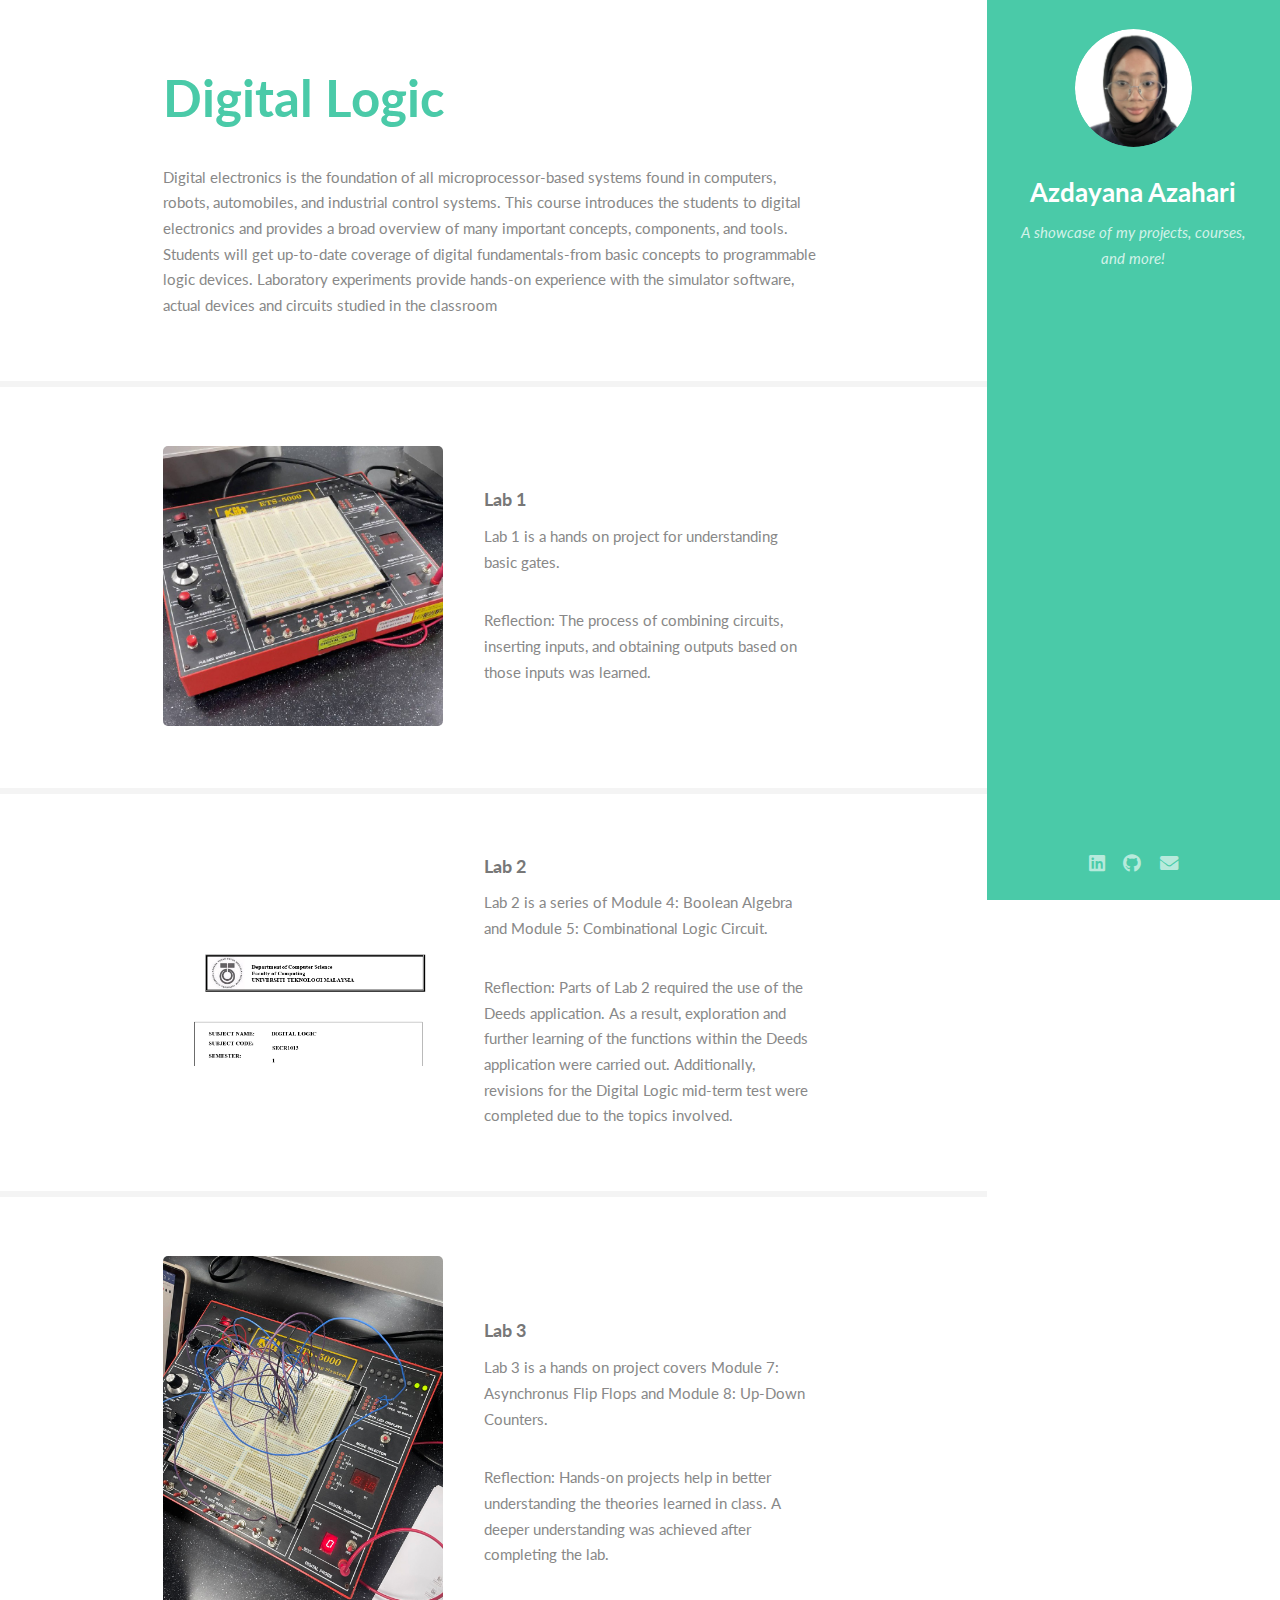
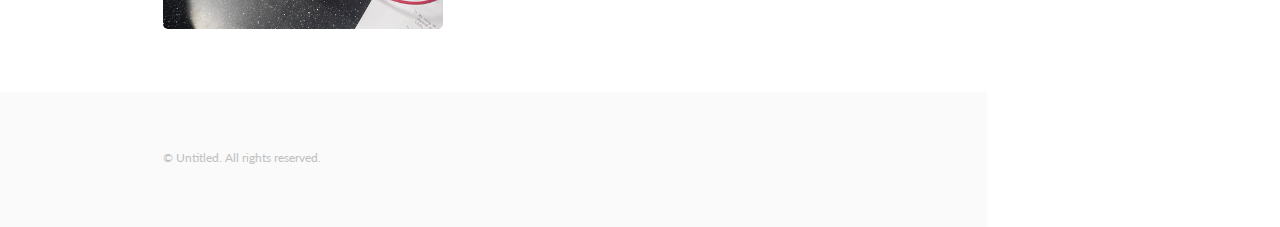
<file: DL.html>
<!DOCTYPE HTML>
<html>
	<head>
		<title>Azdayana Azahari | UTM Student</title>
		<meta charset="utf-8" />
		<meta name="viewport" content="width=device-width, initial-scale=1, user-scalable=no" />
		<link rel="stylesheet" href="assets/css/main.css" />
	</head>
	<body class="is-preload">

		<!-- Header -->
			<section id="header">
				<header>
					<span class="image avatar"><img src="images/formalPic.jpg" alt="" /></span>
					<h1 id="logo"><a href="index.html">Azdayana Azahari</a></h1>
					<p>A showcase of my projects, courses, and more!<br />
					</p>
				</header>
				<footer>
					<ul class="icons">
						<li><a href="https://www.linkedin.com/in/azdayana-azahari-825a0b252/" class="icon brands fa-linkedin"><span class="label">LinkedIn</span></a></li>
						<li><a href="https://github.com/azdayanaa" class="icon brands fa-github"><span class="label">Github</span></a></li>
						<li><a href="mailto:azdayanabatrisyia@gmail.com" class="icon solid fa-envelope"><span class="label">Email</span></a></li>
					</ul>
				</footer>
			</section>

 <!-- Wrapper -->
 <div id="wrapper">

    <!-- Main -->
        <div id="main">

            <!-- One -->
                <section id="one">
                    <!-- <div class="image main" data-position="center">
                        <img src="images/gif image.gif" alt="" />
                    </div> -->
                    <div class="container">
                        <header class="major">
                            <h2>Digital Logic</h2>
        
                        </header>
                        <p>Digital electronics is the foundation of all microprocessor-based systems found in computers, 
                            robots, automobiles, and industrial control systems. This course introduces the students to digital 
                            electronics and provides a broad overview of many important concepts, components, and tools. 
                            Students will get up-to-date coverage of digital fundamentals-from basic concepts to 
                            programmable logic devices. Laboratory experiments provide hands-on experience with the 
                            simulator software, actual devices and circuits studied in the classroom</p>
                    </div>
                </section>
                <section>
                <div class="container">
                        <div class="features">
                            <article>
                                <a href="#" class="image"><img src="DL/Lab1.jpg" alt="" /></a>
                                <div class="inner">
                                    <h4>Lab 1</h4>
                                    <p>Lab 1 is a hands on project for understanding basic gates.
                                    </p>
                                    <p>Reflection: The process of combining circuits, inserting inputs, and obtaining outputs based on those inputs was learned. </p>
                                </div>
                            </article>
                        </section>
                        <section>
                            <div class="container">
                                <div class="features">
                                    <article>
                                        <a href="DL/Lab 2 DL (1).docx" class="image"><img src="DL/Lab2Pic.png" alt="" /></a>
                                        <div class="inner">
                                            <h4>Lab 2</h4>
                                            <p>Lab 2 is a series of Module 4: Boolean Algebra and Module 5: Combinational Logic Circuit.
                                            </p>
                                            <p>Reflection: Parts of Lab 2 required the use of the Deeds application. As a result, exploration and further learning of 
                                                the functions within the Deeds application were carried out. Additionally, revisions for the Digital Logic mid-term 
                                                test were completed due to the topics involved.</p>
                                        </div>
                                    </article>
                        </section>
                        <section>
                            <div class="container">
                                <div class="features">
                                    <article>
                                        <a href="#" class="image"><img src="DL/Lab3.jpg" alt="" /></a>
                                        <div class="inner">
                                            <h4>Lab 3</h4>
                                            <p>Lab 3 is a hands on project covers Module 7: Asynchronus Flip Flops and Module 8: Up-Down Counters. </p>
                                            <p>Reflection: Hands-on projects help in better understanding the theories learned in class. 
                                                A deeper understanding was achieved after completing the lab.
                                            </p>
                                        </div>
                                    </article>
                        </section>
                        
            </div>

            <!-- Footer -->
             
                <section id="footer">
                    <div class="container">
                        <ul class="copyright">
                            <li>&copy Untitled. All rights reserved.</li>
                            
                        <!--    <li>Design: <a href="http://html5up.net">HTML5 UP</a></li> -->
                        </ul>
                    </div>
                </section>

        </div> 

    <!-- Scripts -->
        <script src="assets/js/jquery.min.js"></script>
        <script src="assets/js/jquery.scrollex.min.js"></script>
        <script src="assets/js/jquery.scrolly.min.js"></script>
        <script src="assets/js/browser.min.js"></script>
        <script src="assets/js/breakpoints.min.js"></script>
        <script src="assets/js/util.js"></script>
        <script src="assets/js/main.js"></script>

    

</body>
</html>
</file>
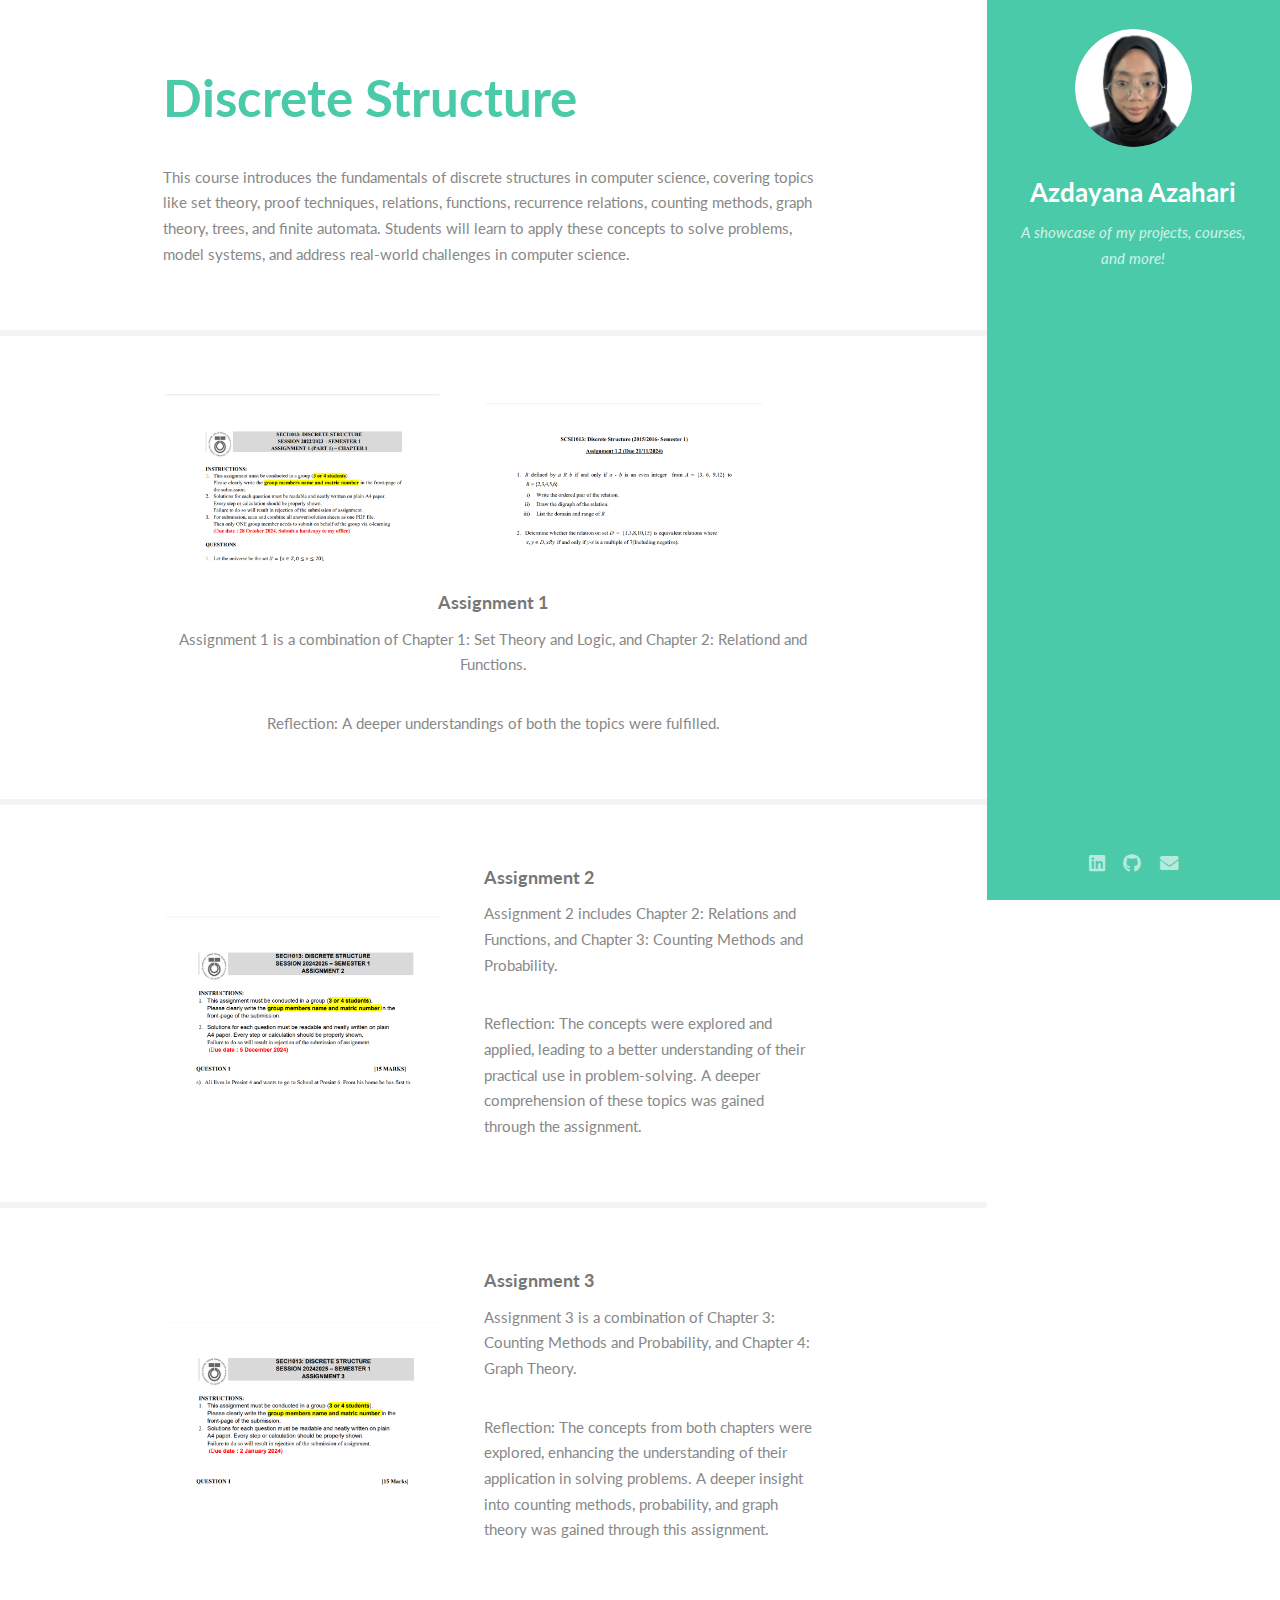
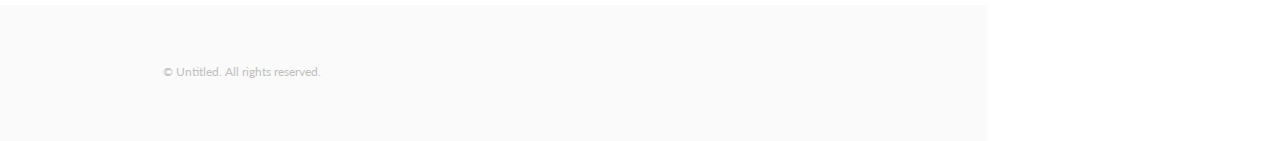
<file: DS.html>
<!DOCTYPE HTML>
<html>
	<head>
		<title>Azdayana Azahari | UTM Student</title>
		<meta charset="utf-8" />
		<meta name="viewport" content="width=device-width, initial-scale=1, user-scalable=no" />
		<link rel="stylesheet" href="assets/css/main.css" />
	</head>
	<body class="is-preload">

		<!-- Header -->
			<section id="header">
				<header>
					<span class="image avatar"><img src="images/formalPic.jpg" alt="" /></span>
					<h1 id="logo"><a href="index.html">Azdayana Azahari</a></h1>
					<p>A showcase of my projects, courses, and more!<br />
					</p>
				</header>
				<footer>
					<ul class="icons">
						<li><a href="https://www.linkedin.com/in/azdayana-azahari-825a0b252/" class="icon brands fa-linkedin"><span class="label">LinkedIn</span></a></li>
						<li><a href="https://github.com/azdayanaa" class="icon brands fa-github"><span class="label">Github</span></a></li>
						<li><a href="mailto:azdayanabatrisyia@gmail.com" class="icon solid fa-envelope"><span class="label">Email</span></a></li>
					</ul>
				</footer>
			</section>

 <!-- Wrapper -->
 <div id="wrapper">

    <!-- Main -->
        <div id="main">

            <!-- One -->
                <section id="one">
                    <!-- <div class="image main" data-position="center">
                        <img src="images/gif image.gif" alt="" />
                    </div> -->
                    <div class="container">
                        <header class="major">
                            <h2>Discrete Structure</h2>
        
                        </header>
                        <p>This course introduces the fundamentals of discrete structures in computer science, 
                            covering topics like set theory, proof techniques, relations, functions, recurrence 
                            relations, counting methods, graph theory, trees, and finite automata. Students 
                            will learn to apply these concepts to solve problems, model systems, and address 
                            real-world challenges in computer science.</p>
                    </div>
                </section>
                <section>
                <div class="container">
                        <div class="features">
                            <article>
                                <a href="DS/Assignment 1v2 (1).pdf" class="image"><img src="DS/A1.png" alt="" /></a>
                                <a href="DS/Assignment 1.2.pdf" class="image"><img src="DS/A1.1.png" alt="" /></a>
                                <br><br>
                                <div class="align-center">
                                    <h4>Assignment 1</h4>
                                    <p>Assignment 1 is a combination of Chapter 1: Set Theory and Logic, and Chapter 2: Relationd and Functions.</p>
                                    <p>Reflection: A deeper understandings of both the topics were fulfilled. 
                                    </p>
                                </div>
                            </article>
                        </section>
                        <section>
                            <div class="container">
                                <div class="features">
                                    <article>
                                        <a href="DS/Assignment 2 (1).pdf" class="image"><img src="DS/A2.png" alt="" /></a>
                                        <div class="inner">
                                            <h4>Assignment 2</h4>
                                            <p>Assignment 2 includes Chapter 2: Relations and Functions, and Chapter 3: Counting Methods and Probability.
                                            </p>
                                            <p>Reflection: The concepts were explored and applied, leading to a better understanding of their practical use in problem-solving. 
                                                A deeper comprehension of these topics was gained through the assignment.</p>
                                        </div>
                                    </article>
                        </section>
                        <section>
                            <div class="container">
                                <div class="features">
                                    <article>
                                        <a href="DS/Assignment 3.pdf" class="image"><img src="DS/A3.png" alt="" /></a>
                                        <div class="inner">
                                            <h4>Assignment 3</h4>
                                            <p>Assignment 3 is a combination of Chapter 3: Counting Methods and Probability, and Chapter 4: Graph Theory. </p>
                                            <p>Reflection: The concepts from both chapters were explored, enhancing the understanding of their application in solving 
                                                problems. A deeper insight into counting methods, probability, and graph theory was gained through this assignment.
                                            </p>
                                        </div>
                                    </article>
                        </section>
                        
            </div>

            <!-- Footer -->
             
                <section id="footer">
                    <div class="container">
                        <ul class="copyright">
                            <li>&copy Untitled. All rights reserved.</li>
                            
                        <!--    <li>Design: <a href="http://html5up.net">HTML5 UP</a></li> -->
                        </ul>
                    </div>
                </section>

        </div> 

    <!-- Scripts -->
        <script src="assets/js/jquery.min.js"></script>
        <script src="assets/js/jquery.scrollex.min.js"></script>
        <script src="assets/js/jquery.scrolly.min.js"></script>
        <script src="assets/js/browser.min.js"></script>
        <script src="assets/js/breakpoints.min.js"></script>
        <script src="assets/js/util.js"></script>
        <script src="assets/js/main.js"></script>

    

</body>
</html>
</file>
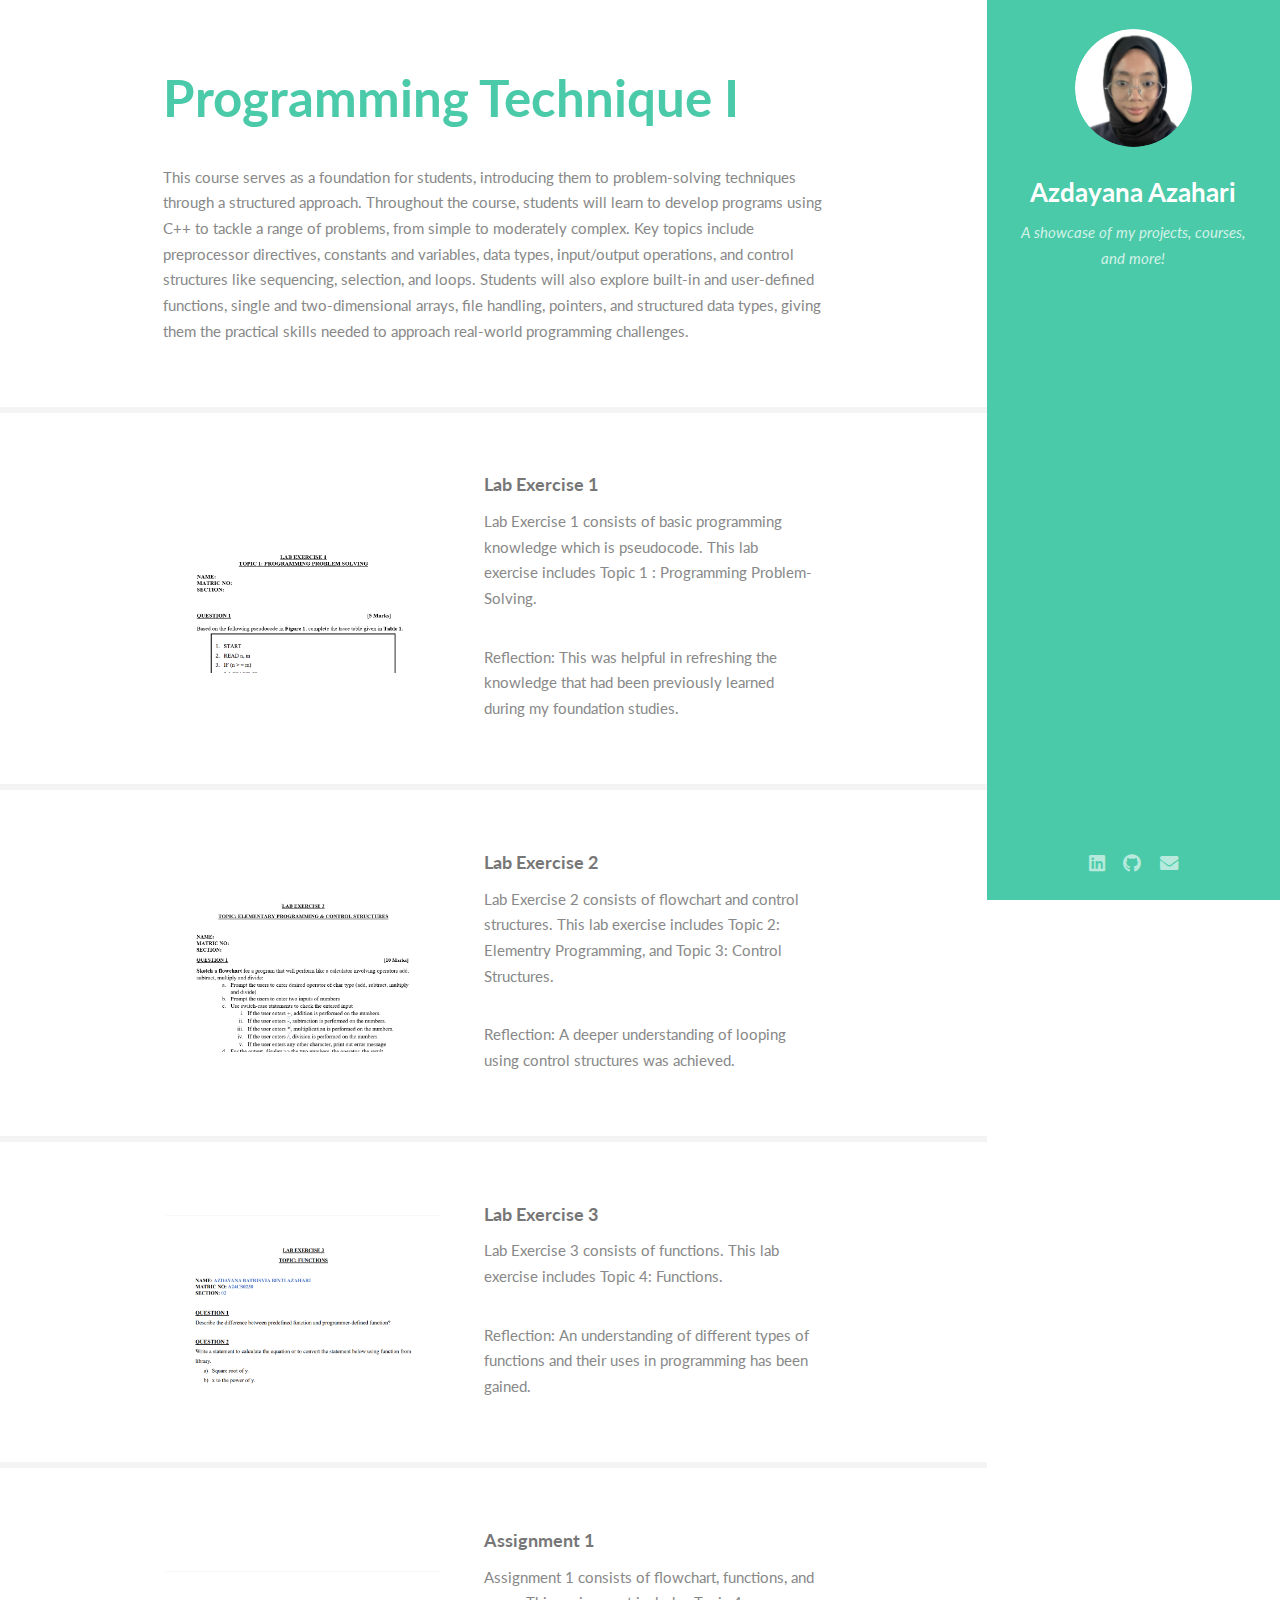
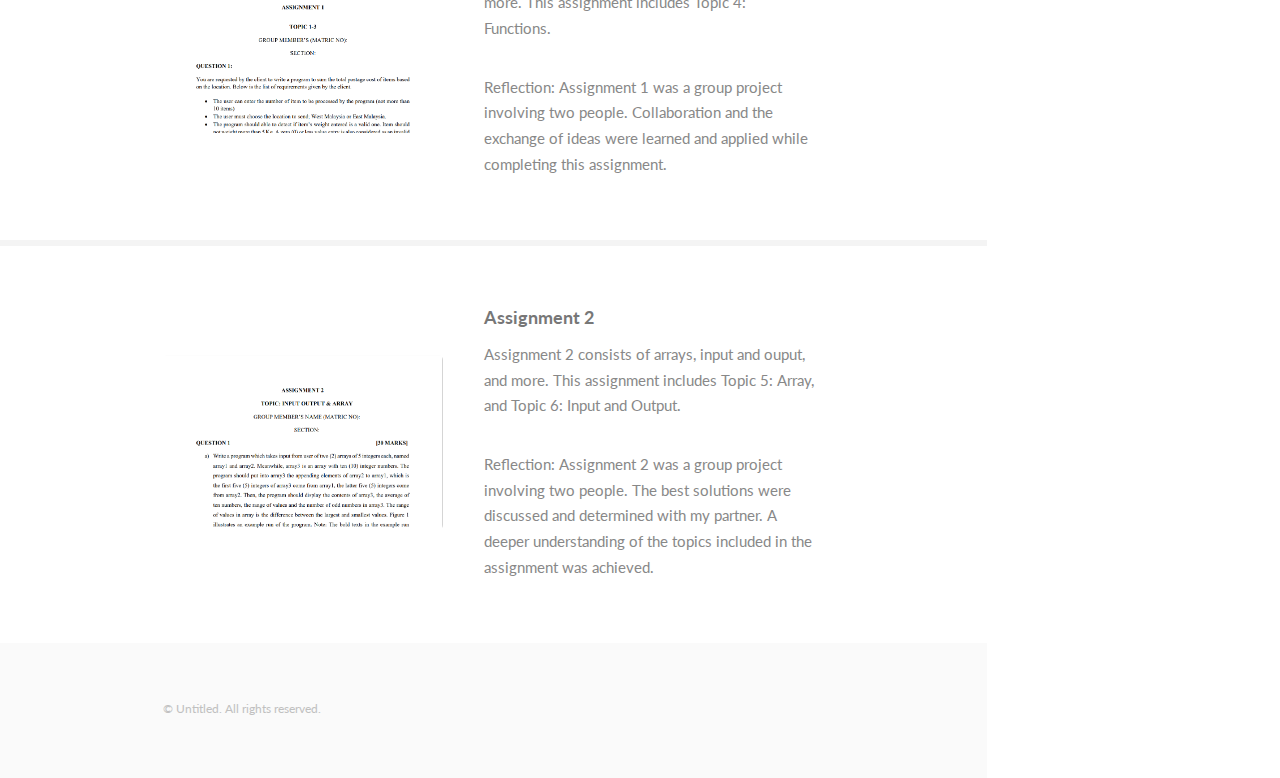
<file: PT1.html>
<!DOCTYPE HTML>
<html>
	<head>
		<title>Azdayana Azahari | UTM Student</title>
		<meta charset="utf-8" />
		<meta name="viewport" content="width=device-width, initial-scale=1, user-scalable=no" />
		<link rel="stylesheet" href="assets/css/main.css" />
	</head>
	<body class="is-preload">

		<!-- Header -->
			<section id="header">
				<header>
					<span class="image avatar"><img src="images/formalPic.jpg" alt="" /></span>
					<h1 id="logo"><a href="index.html">Azdayana Azahari</a></h1>
					<p>A showcase of my projects, courses, and more!<br />
					</p>
				</header>
				<footer>
					<ul class="icons">
						<li><a href="https://www.linkedin.com/in/azdayana-azahari-825a0b252/" class="icon brands fa-linkedin"><span class="label">LinkedIn</span></a></li>
						<li><a href="https://github.com/azdayanaa" class="icon brands fa-github"><span class="label">Github</span></a></li>
						<li><a href="mailto:azdayanabatrisyia@gmail.com" class="icon solid fa-envelope"><span class="label">Email</span></a></li>
					</ul>
				</footer>
			</section>

 <!-- Wrapper -->
 <div id="wrapper">

    <!-- Main -->
        <div id="main">

            <!-- One -->
                <section id="one">
                    <!-- <div class="image main" data-position="center">
                        <img src="images/gif image.gif" alt="" />
                    </div> -->
                    <div class="container">
                        <header class="major">
                            <h2>Programming Technique I</h2>
        
                        </header>
                        <p>This course serves as a foundation for students, introducing them to problem-solving techniques through 
                            a structured approach. Throughout the course, students will learn to develop programs using C++ 
                            to tackle a range of problems, from simple to moderately complex. Key topics include preprocessor 
                            directives, constants and variables, data types, input/output operations, and control structures 
                            like sequencing, selection, and loops. Students will also explore built-in and user-defined functions, 
                            single and two-dimensional arrays, file handling, pointers, and structured data types, giving them the 
                            practical skills needed to approach real-world programming challenges.</p>
                    </div>
                </section>
                <section>
                <div class="container">
                        <div class="features">
                            <article>
                                <a href="PT1/LAB EXERCISE 1 (answered).pdf" class="image"><img src="PT1/LE1Pic.png" alt="" /></a>
                                <div class="inner">
                                    <h4>Lab Exercise 1</h4>
                                    <p>Lab Exercise 1 consists of basic programming knowledge which is pseudocode. This lab exercise includes Topic 1
                                        : Programming Problem-Solving.
                                    </p>
                                    <p>Reflection: This was helpful in refreshing the knowledge that had been previously learned during my foundation studies. </p>
                                </div>
                            </article>
                        </section>
                        <section>
                            <div class="container">
                                <div class="features">
                                    <article>
                                        <a href="PT1/LAB EXERCISE 2.pdf" class="image"><img src="PT1/LE2pic.png" alt="" /></a>
                                        <div class="inner">
                                            <h4>Lab Exercise 2</h4>
                                            <p>Lab Exercise 2 consists of flowchart and control structures. This lab exercise 
                                                includes Topic 2: Elementry Programming, and Topic 3: Control Structures. 
                                            </p>
                                            <p>Reflection: A deeper understanding of looping using control structures was achieved. </p>
                                        </div>
                                    </article>
                        </section>
                        <section>
                            <div class="container">
                                <div class="features">
                                    <article>
                                        <a href="PT1/PT1 LAB EXERCISE 3 answered.pdf" class="image"><img src="PT1/LE3Pic.png" alt="" /></a>
                                        <div class="inner">
                                            <h4>Lab Exercise 3</h4>
                                            <p>Lab Exercise 3 consists of functions. This lab exercise includes Topic 4: Functions.</p>
                                            <p>Reflection: An understanding of different types of functions and their uses in programming has been gained.</p>
                                        </div>
                                    </article>
                        </section>
                        <section>
                            <div class="container">
                                <div class="features">
                                    <article>
                                        <a href="PT1/ASSIGNMENT 1.pdf" class="image"><img src="PT1/A1Pic.png" alt="" /></a>
                                        <div class="inner">
                                            <h4>Assignment 1</h4>
                                            <p>Assignment 1 consists of flowchart, functions, and more. This assignment includes Topic 4: Functions.</p>
                                            <p>Reflection: Assignment 1 was a group project involving two people. Collaboration and the exchange of ideas 
                                                were learned and applied while completing this assignment. </p>
                                        </div>
                                    </article>
                        </section>
                        <section>
                            <div class="container">
                                <div class="features">
                                    <article>
                                        <a href="PT1/ASSIGNMENT 2 (1).pdf" class="image"><img src="PT1/A2Pic.png" alt="" /></a>
                                        <div class="inner">
                                            <h4>Assignment 2</h4>
                                            <p>Assignment 2 consists of arrays, input and ouput, and more. This assignment includes Topic 5: Array, 
                                                and Topic 6: Input and Output.</p>
                                                <p>Reflection: Assignment 2 was a group project involving two people. The best solutions were discussed and 
                                                    determined with my partner. A deeper understanding of the topics included in the assignment was achieved. </p>
                                        </div>
                                    </article>
                        </section>


            </div>

            <!-- Footer -->
             
                <section id="footer">
                    <div class="container">
                        <ul class="copyright">
                            <li>&copy Untitled. All rights reserved.</li>
                            
                        <!--    <li>Design: <a href="http://html5up.net">HTML5 UP</a></li> -->
                        </ul>
                    </div>
                </section>

        </div> 

    <!-- Scripts -->
        <script src="assets/js/jquery.min.js"></script>
        <script src="assets/js/jquery.scrollex.min.js"></script>
        <script src="assets/js/jquery.scrolly.min.js"></script>
        <script src="assets/js/browser.min.js"></script>
        <script src="assets/js/breakpoints.min.js"></script>
        <script src="assets/js/util.js"></script>
        <script src="assets/js/main.js"></script>

    

</body>
</html>
</file>
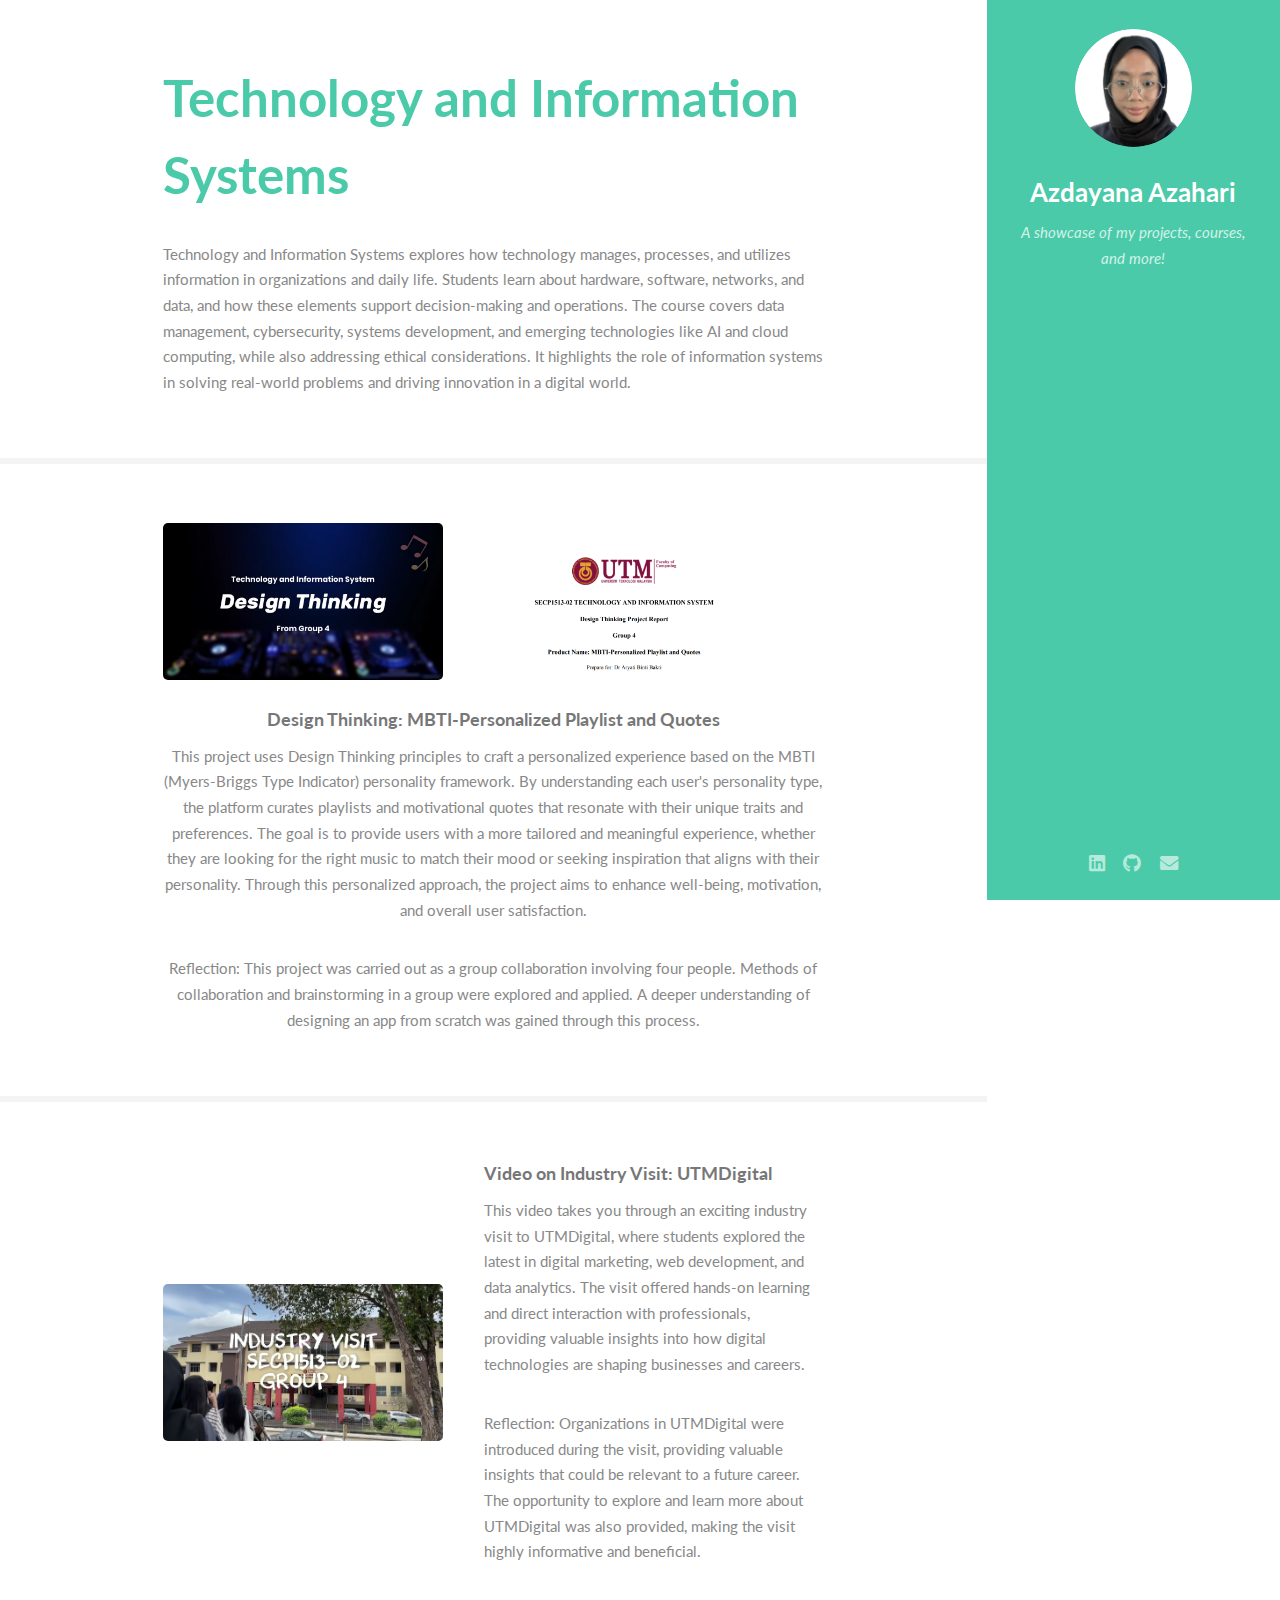
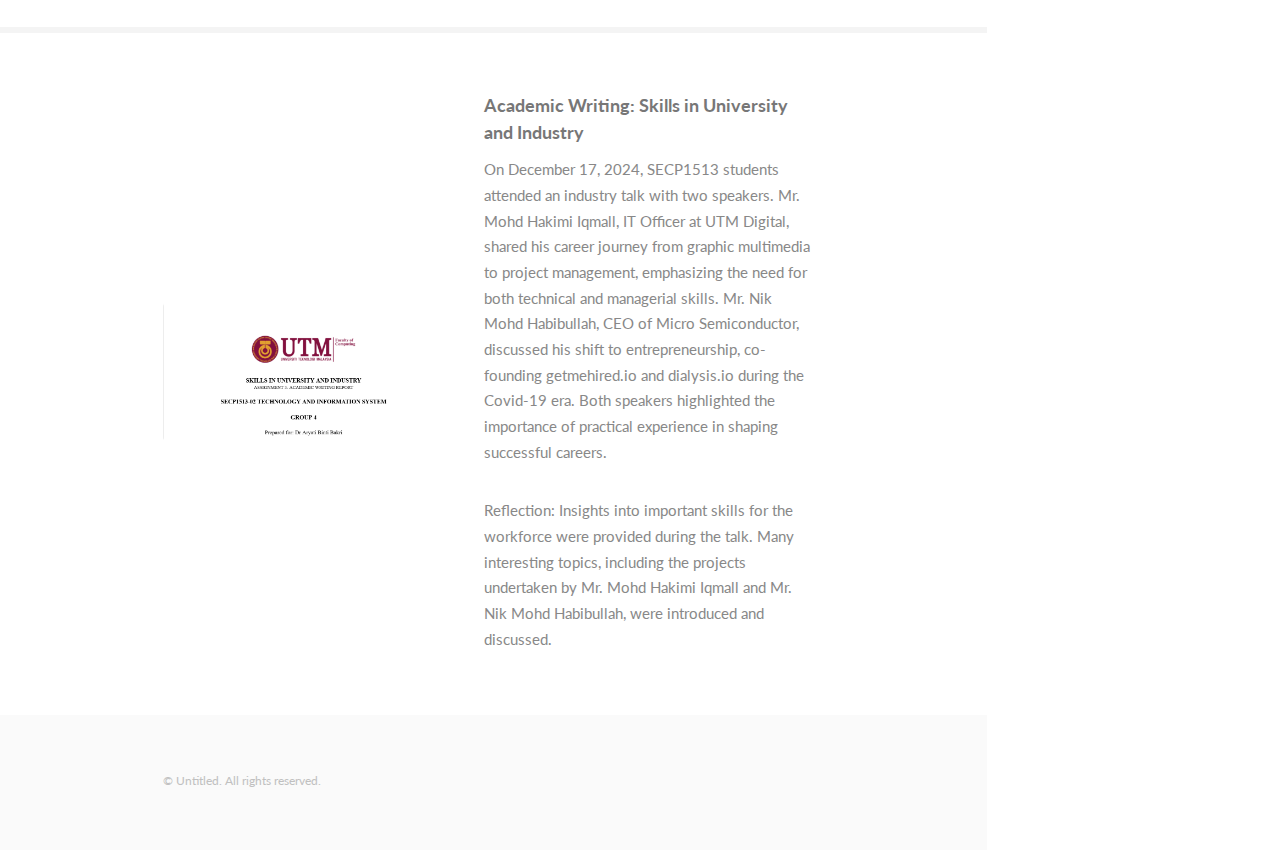
<file: TIS.html>
<!DOCTYPE HTML>
<html>
	<head>
		<title>Azdayana Azahari | UTM Student</title>
		<meta charset="utf-8" />
		<meta name="viewport" content="width=device-width, initial-scale=1, user-scalable=no" />
		<link rel="stylesheet" href="assets/css/main.css" />
	</head>
	<body class="is-preload">

		<!-- Header -->
			<section id="header">
				<header>
					<span class="image avatar"><img src="images/formalPic.jpg" alt="" /></span>
					<h1 id="logo"><a href="index.html">Azdayana Azahari</a></h1>
					<p>A showcase of my projects, courses, and more!<br />
					</p>
				</header>
				<!--<nav id="nav">
					<ul>
						<li><a href="index.html" class="active">About</a></li>
						<li><a href="index.html">Courses</a></li>
						<li><a href="index.html">Projects and Activities</a></li>
						<li><a href="index.html">Contact</a></li>
					</ul>
				</nav> -->
				<footer>
					<ul class="icons">
						<li><a href="https://www.linkedin.com/in/azdayana-azahari-825a0b252/" class="icon brands fa-linkedin"><span class="label">LinkedIn</span></a></li>
						<li><a href="https://github.com/azdayanaa" class="icon brands fa-github"><span class="label">Github</span></a></li>
						<li><a href="mailto:azdayanabatrisyia@gmail.com" class="icon solid fa-envelope"><span class="label">Email</span></a></li>
					</ul>
				</footer>
			</section>

            <!-- Wrapper -->
			<div id="wrapper">

				<!-- Main -->
					<div id="main">

						<!-- One -->
							<section id="one">
								<!-- <div class="image main" data-position="center">
									<img src="images/gif image.gif" alt="" />
								</div> -->
								<div class="container">
									<header class="major">
										<h2>Technology and Information Systems</h2>
					
									</header>
									<p>Technology and Information Systems explores how technology manages, processes, 
                                        and utilizes information in organizations and daily life. Students learn about hardware, 
                                        software, networks, and data, and how these elements support decision-making and operations. 
                                        The course covers data management, cybersecurity, systems development, and emerging 
                                        technologies like AI and cloud computing, while also addressing ethical considerations. 
                                        It highlights the role of information systems in solving real-world problems and driving 
                                        innovation in a digital world.</p>
								</div>
							</section>
                            <section>
                            <div class="container">
									<div class="features">
										<article>
											<a href="https://www.youtube.com/watch?v=fngvhXniznw" class="image"><img src="TIS/designThinkingVid.png" alt="" /></a>
                                            <a href="TIS/report.pdf" class="image"><img src="TIS/reportPic.png" alt="" /></a>
                                            <br><br>
											<div class="align-center">
												<h4>Design Thinking: MBTI-Personalized Playlist and Quotes</h4>
												<p>This project uses Design Thinking principles to craft a personalized experience based on the MBTI 
                                                    (Myers-Briggs Type Indicator) personality framework. By understanding each user's personality type, 
                                                    the platform curates playlists and motivational quotes that resonate with their unique traits and preferences. 
                                                    The goal is to provide users with a more tailored and meaningful experience, whether they are looking for 
                                                    the right music to match their mood or seeking inspiration that aligns with their personality. Through this 
                                                    personalized approach, the project aims to enhance well-being, motivation, and overall user satisfaction.</p>
                                                <p>Reflection: This project was carried out as a group collaboration involving four people. Methods of collaboration 
                                                    and brainstorming in a group were explored and applied. A deeper understanding of designing an app from scratch
                                                     was gained through this process.
                                                </p>
											</div>
										</article>
                                    </section>
                                    <section>
                                        <div class="container">
                                            <div class="features">
                                                <article>
                                                    <a href="https://youtu.be/eO18ALsP1no" class="image"><img src="TIS/industryVisitPic.png" alt="" /></a>
                                                    <div class="inner">
                                                        <h4>Video on Industry Visit: UTMDigital</h4>
                                                        <p>This video takes you through an exciting industry visit to UTMDigital, where students explored the 
                                                            latest in digital marketing, web development, and data analytics. The visit offered hands-on learning 
                                                            and direct interaction with professionals, providing valuable insights into how digital technologies 
                                                            are shaping businesses and careers.</p>
                                                        <p>Reflection: Organizations in UTMDigital were introduced during the visit, providing valuable insights that could 
                                                            be relevant to a future career. The opportunity to explore and learn more about UTMDigital was also provided, making the visit 
                                                            highly informative and beneficial.
                                                        </p>
                                                    </div>
                                                </article>
                                    </section>
                                    <section>
                                        <div class="container">
                                            <div class="features">
                                                <article>
                                                    <a href="TIS/TIS GROUP 4 ACADEMIC REPORT.pdf" class="image"><img src="TIS/academicWritingPic.png" alt="" /></a>
                                                    <div class="inner">
                                                        <h4>Academic Writing: Skills in University and Industry</h4>
                                                        <p>On December 17, 2024, SECP1513 students attended an industry talk with two speakers. Mr. Mohd Hakimi Iqmall, 
                                                            IT Officer at UTM Digital, shared his career journey from graphic multimedia to project management, 
                                                            emphasizing the need for both technical and managerial skills. Mr. Nik Mohd Habibullah, CEO of Micro 
                                                            Semiconductor, discussed his shift to entrepreneurship, co-founding getmehired.io and dialysis.io 
                                                            during the Covid-19 era. Both speakers highlighted the importance of practical experience in shaping 
                                                            successful careers.</p>
                                                            <p>Reflection: Insights into important skills for the workforce were provided during the talk. Many interesting topics, 
                                                                including the projects undertaken by Mr. Mohd Hakimi Iqmall and Mr. Nik Mohd Habibullah, were introduced and discussed.
                                                            </p>
                                                    </div>
                                                </article>
                                    </section>


                        </div>

                        <!-- Footer -->
                         
                            <section id="footer">
                                <div class="container">
                                    <ul class="copyright">
                                        <li>&copy Untitled. All rights reserved.</li>
                                        
                                    <!--    <li>Design: <a href="http://html5up.net">HTML5 UP</a></li> -->
                                    </ul>
                                </div>
                            </section>
        
                    </div> 
        
                <!-- Scripts -->
                    <script src="assets/js/jquery.min.js"></script>
                    <script src="assets/js/jquery.scrollex.min.js"></script>
                    <script src="assets/js/jquery.scrolly.min.js"></script>
                    <script src="assets/js/browser.min.js"></script>
                    <script src="assets/js/breakpoints.min.js"></script>
                    <script src="assets/js/util.js"></script>
                    <script src="assets/js/main.js"></script>

                
        
            </body>
        </html>
</file>
<file: assets/css/main.css>
@import url("fontawesome-all.min.css");
@import url("https://fonts.googleapis.com/css?family=Lato:400,400italic,700,700italic|Source+Code+Pro:400");

/*
	Read Only by HTML5 UP
	html5up.net | @ajlkn
	Free for personal and commercial use under the CCA 3.0 license (html5up.net/license)
*/

html, body, div, span, applet, object,
iframe, h1, h2, h3, h4, h5, h6, p, blockquote,
pre, a, abbr, acronym, address, big, cite,
code, del, dfn, em, img, ins, kbd, q, s, samp,
small, strike, strong, sub, sup, tt, var, b,
u, i, center, dl, dt, dd, ol, ul, li, fieldset,
form, label, legend, table, caption, tbody,
tfoot, thead, tr, th, td, article, aside,
canvas, details, embed, figure, figcaption,
footer, header, hgroup, menu, nav, output, ruby,
section, summary, time, mark, audio, video {
	margin: 0;
	padding: 0;
	border: 0;
	font-size: 100%;
	font: inherit;
	vertical-align: baseline;}

article, aside, details, figcaption, figure,
footer, header, hgroup, menu, nav, section {
	display: block;}

body {
	line-height: 1;
}

ol, ul {
	list-style: none;
}

blockquote, q {
	quotes: none;
}

	blockquote:before, blockquote:after, q:before, q:after {
		content: '';
		content: none;
	}

table {
	border-collapse: collapse;
	border-spacing: 0;
}

body {
	-webkit-text-size-adjust: none;
}

mark {
	background-color: transparent;
	color: inherit;
}

input::-moz-focus-inner {
	border: 0;
	padding: 0;
}

input, select, textarea {
	-moz-appearance: none;
	-webkit-appearance: none;
	-ms-appearance: none;
	appearance: none;
}

/* Basic */

	html {
		box-sizing: border-box;
	}

	*, *:before, *:after {
		box-sizing: inherit;
	}

	body {
		background: #fff;
	}

		body.is-preload *, body.is-preload *:before, body.is-preload *:after {
			-moz-animation: none !important;
			-webkit-animation: none !important;
			-ms-animation: none !important;
			animation: none !important;
			-moz-transition: none !important;
			-webkit-transition: none !important;
			-ms-transition: none !important;
			transition: none !important;
		}

	body, input, select, textarea {
		color: #888;
		font-family: "Lato", sans-serif;
		font-size: 16pt;
		font-weight: 400;
		line-height: 1.75em;
	}

	a {
		-moz-transition: color 0.2s ease-in-out, border-color 0.2s ease-in-out;
		-webkit-transition: color 0.2s ease-in-out, border-color 0.2s ease-in-out;
		-ms-transition: color 0.2s ease-in-out, border-color 0.2s ease-in-out;
		transition: color 0.2s ease-in-out, border-color 0.2s ease-in-out;
		border-bottom: solid 1px #e4e4e4;
		color: inherit;
		text-decoration: none;
	}

		a:hover {
			border-bottom-color: transparent;
			color: #4acaa8 !important;
		}

	strong, b {
		color: #777;
		font-weight: 700;
	}

	em, i {
		font-style: italic;
	}

	p {
		margin: 0 0 2.25em 0;
	}

	h1, h2, h3, h4, h5, h6 {
		color: #777;
		font-weight: 700;
		line-height: 1em;
		margin: 0 0 0.5625em 0;
	}

		h1 a, h2 a, h3 a, h4 a, h5 a, h6 a {
			border: 0;
			color: inherit;
			text-decoration: none;
		}

	h2 {
		font-size: 2em;
		line-height: 1.5em;
	}

	h3 {
		font-size: 1.75em;
		line-height: 1.5em;
	}

	h4 {
		font-size: 1.25em;
		line-height: 1.5em;
	}

	h5 {
		font-size: 0.9em;
		line-height: 1.5em;
	}

	h6 {
		font-size: 0.7em;
		line-height: 1.5em;
	}

	sub {
		font-size: 0.8em;
		position: relative;
		top: 0.5em;
	}

	sup {
		font-size: 0.8em;
		position: relative;
		top: -0.5em;
	}

	hr {
		border: 0;
		border-bottom: solid 2px #f4f4f4;
		margin: 2.25em 0;
	}

		hr.major {
			margin: 3.375em 0;
		}

	blockquote {
		border-left: solid 8px #e4e4e4;
		font-style: italic;
		margin: 0 0 2.25em 0;
		padding: 0.5em 0 0.5em 2em;
	}

	code {
		background: #555;
		border-radius: 5px;
		color: #fff;
		font-family: "Source Code Pro", monospace;
		font-size: 0.9em;
		margin: 0 0.25em;
		padding: 0.25em 0.65em;
	}

	pre {
		font-family: "Source Code Pro", monospace;
		font-size: 0.9em;
		margin: 0 0 2.25em 0;
	}

		pre code {
			-webkit-overflow-scrolling: touch;
			display: block;
			line-height: 1.5em;
			overflow-x: auto;
			padding: 1em 1.5em;
		}

	.align-left {
		text-align: left;
	}

	.align-center {
		text-align: center;
	}

	.align-right {
		text-align: right;
	}

/* Row */

	.row {
		display: flex;
		flex-wrap: wrap;
		box-sizing: border-box;
		align-items: stretch;
	}

		.row > * {
			box-sizing: border-box;
		}

		.row.gtr-uniform > * > :last-child {
			margin-bottom: 0;
		}

		.row.aln-left {
			justify-content: flex-start;
		}

		.row.aln-center {
			justify-content: center;
		}

		.row.aln-right {
			justify-content: flex-end;
		}

		.row.aln-top {
			align-items: flex-start;
		}

		.row.aln-middle {
			align-items: center;
		}

		.row.aln-bottom {
			align-items: flex-end;
		}

		.row > .imp {
			order: -1;
		}

		.row > .col-1 {
			width: 8.33333%;
		}

		.row > .off-1 {
			margin-left: 8.33333%;
		}

		.row > .col-2 {
			width: 16.66667%;
		}

		.row > .off-2 {
			margin-left: 16.66667%;
		}

		.row > .col-3 {
			width: 25%;
		}

		.row > .off-3 {
			margin-left: 25%;
		}

		.row > .col-4 {
			width: 33.33333%;
		}

		.row > .off-4 {
			margin-left: 33.33333%;
		}

		.row > .col-5 {
			width: 41.66667%;
		}

		.row > .off-5 {
			margin-left: 41.66667%;
		}

		.row > .col-6 {
			width: 50%;
		}

		.row > .off-6 {
			margin-left: 50%;
		}

		.row > .col-7 {
			width: 58.33333%;
		}

		.row > .off-7 {
			margin-left: 58.33333%;
		}

		.row > .col-8 {
			width: 66.66667%;
		}

		.row > .off-8 {
			margin-left: 66.66667%;
		}

		.row > .col-9 {
			width: 75%;
		}

		.row > .off-9 {
			margin-left: 75%;
		}

		.row > .col-10 {
			width: 83.33333%;
		}

		.row > .off-10 {
			margin-left: 83.33333%;
		}

		.row > .col-11 {
			width: 91.66667%;
		}

		.row > .off-11 {
			margin-left: 91.66667%;
		}

		.row > .col-12 {
			width: 100%;
		}

		.row > .off-12 {
			margin-left: 100%;
		}

		.row.gtr-0 {
			margin-top: 0;
			margin-left: 0em;
		}

			.row.gtr-0 > * {
				padding: 0 0 0 0em;
			}

			.row.gtr-0.gtr-uniform {
				margin-top: 0em;
			}

				.row.gtr-0.gtr-uniform > * {
					padding-top: 0em;
				}

		.row.gtr-25 {
			margin-top: 0;
			margin-left: -0.5em;
		}

			.row.gtr-25 > * {
				padding: 0 0 0 0.5em;
			}

			.row.gtr-25.gtr-uniform {
				margin-top: -0.5em;
			}

				.row.gtr-25.gtr-uniform > * {
					padding-top: 0.5em;
				}

		.row.gtr-50 {
			margin-top: 0;
			margin-left: -1em;
		}

			.row.gtr-50 > * {
				padding: 0 0 0 1em;
			}

			.row.gtr-50.gtr-uniform {
				margin-top: -1em;
			}

				.row.gtr-50.gtr-uniform > * {
					padding-top: 1em;
				}

		.row {
			margin-top: 0;
			margin-left: -2em;
		}

			.row > * {
				padding: 0 0 0 2em;
			}

			.row.gtr-uniform {
				margin-top: -2em;
			}

				.row.gtr-uniform > * {
					padding-top: 2em;
				}

		.row.gtr-150 {
			margin-top: 0;
			margin-left: -3em;
		}

			.row.gtr-150 > * {
				padding: 0 0 0 3em;
			}

			.row.gtr-150.gtr-uniform {
				margin-top: -3em;
			}

				.row.gtr-150.gtr-uniform > * {
					padding-top: 3em;
				}

		.row.gtr-200 {
			margin-top: 0;
			margin-left: -4em;
		}

			.row.gtr-200 > * {
				padding: 0 0 0 4em;
			}

			.row.gtr-200.gtr-uniform {
				margin-top: -4em;
			}

				.row.gtr-200.gtr-uniform > * {
					padding-top: 4em;
				}

		@media screen and (max-width: 1680px) {

			.row {
				display: flex;
				flex-wrap: wrap;
				box-sizing: border-box;
				align-items: stretch;
			}

				.row > * {
					box-sizing: border-box;
				}

				.row.gtr-uniform > * > :last-child {
					margin-bottom: 0;
				}

				.row.aln-left {
					justify-content: flex-start;
				}

				.row.aln-center {
					justify-content: center;
				}

				.row.aln-right {
					justify-content: flex-end;
				}

				.row.aln-top {
					align-items: flex-start;
				}

				.row.aln-middle {
					align-items: center;
				}

				.row.aln-bottom {
					align-items: flex-end;
				}

				.row > .imp-xlarge {
					order: -1;
				}

				.row > .col-1-xlarge {
					width: 8.33333%;
				}

				.row > .off-1-xlarge {
					margin-left: 8.33333%;
				}

				.row > .col-2-xlarge {
					width: 16.66667%;
				}

				.row > .off-2-xlarge {
					margin-left: 16.66667%;
				}

				.row > .col-3-xlarge {
					width: 25%;
				}

				.row > .off-3-xlarge {
					margin-left: 25%;
				}

				.row > .col-4-xlarge {
					width: 33.33333%;
				}

				.row > .off-4-xlarge {
					margin-left: 33.33333%;
				}

				.row > .col-5-xlarge {
					width: 41.66667%;
				}

				.row > .off-5-xlarge {
					margin-left: 41.66667%;
				}

				.row > .col-6-xlarge {
					width: 50%;
				}

				.row > .off-6-xlarge {
					margin-left: 50%;
				}

				.row > .col-7-xlarge {
					width: 58.33333%;
				}

				.row > .off-7-xlarge {
					margin-left: 58.33333%;
				}

				.row > .col-8-xlarge {
					width: 66.66667%;
				}

				.row > .off-8-xlarge {
					margin-left: 66.66667%;
				}

				.row > .col-9-xlarge {
					width: 75%;
				}

				.row > .off-9-xlarge {
					margin-left: 75%;
				}

				.row > .col-10-xlarge {
					width: 83.33333%;
				}

				.row > .off-10-xlarge {
					margin-left: 83.33333%;
				}

				.row > .col-11-xlarge {
					width: 91.66667%;
				}

				.row > .off-11-xlarge {
					margin-left: 91.66667%;
				}

				.row > .col-12-xlarge {
					width: 100%;
				}

				.row > .off-12-xlarge {
					margin-left: 100%;
				}

				.row.gtr-0 {
					margin-top: 0;
					margin-left: 0em;
				}

					.row.gtr-0 > * {
						padding: 0 0 0 0em;
					}

					.row.gtr-0.gtr-uniform {
						margin-top: 0em;
					}

						.row.gtr-0.gtr-uniform > * {
							padding-top: 0em;
						}

				.row.gtr-25 {
					margin-top: 0;
					margin-left: -0.5em;
				}

					.row.gtr-25 > * {
						padding: 0 0 0 0.5em;
					}

					.row.gtr-25.gtr-uniform {
						margin-top: -0.5em;
					}

						.row.gtr-25.gtr-uniform > * {
							padding-top: 0.5em;
						}

				.row.gtr-50 {
					margin-top: 0;
					margin-left: -1em;
				}

					.row.gtr-50 > * {
						padding: 0 0 0 1em;
					}

					.row.gtr-50.gtr-uniform {
						margin-top: -1em;
					}

						.row.gtr-50.gtr-uniform > * {
							padding-top: 1em;
						}

				.row {
					margin-top: 0;
					margin-left: -2em;
				}

					.row > * {
						padding: 0 0 0 2em;
					}

					.row.gtr-uniform {
						margin-top: -2em;
					}

						.row.gtr-uniform > * {
							padding-top: 2em;
						}

				.row.gtr-150 {
					margin-top: 0;
					margin-left: -3em;
				}

					.row.gtr-150 > * {
						padding: 0 0 0 3em;
					}

					.row.gtr-150.gtr-uniform {
						margin-top: -3em;
					}

						.row.gtr-150.gtr-uniform > * {
							padding-top: 3em;
						}

				.row.gtr-200 {
					margin-top: 0;
					margin-left: -4em;
				}

					.row.gtr-200 > * {
						padding: 0 0 0 4em;
					}

					.row.gtr-200.gtr-uniform {
						margin-top: -4em;
					}

						.row.gtr-200.gtr-uniform > * {
							padding-top: 4em;
						}

		}

		@media screen and (max-width: 1280px) {

			.row {
				display: flex;
				flex-wrap: wrap;
				box-sizing: border-box;
				align-items: stretch;
			}

				.row > * {
					box-sizing: border-box;
				}

				.row.gtr-uniform > * > :last-child {
					margin-bottom: 0;
				}

				.row.aln-left {
					justify-content: flex-start;
				}

				.row.aln-center {
					justify-content: center;
				}

				.row.aln-right {
					justify-content: flex-end;
				}

				.row.aln-top {
					align-items: flex-start;
				}

				.row.aln-middle {
					align-items: center;
				}

				.row.aln-bottom {
					align-items: flex-end;
				}

				.row > .imp-large {
					order: -1;
				}

				.row > .col-1-large {
					width: 8.33333%;
				}

				.row > .off-1-large {
					margin-left: 8.33333%;
				}

				.row > .col-2-large {
					width: 16.66667%;
				}

				.row > .off-2-large {
					margin-left: 16.66667%;
				}

				.row > .col-3-large {
					width: 25%;
				}

				.row > .off-3-large {
					margin-left: 25%;
				}

				.row > .col-4-large {
					width: 33.33333%;
				}

				.row > .off-4-large {
					margin-left: 33.33333%;
				}

				.row > .col-5-large {
					width: 41.66667%;
				}

				.row > .off-5-large {
					margin-left: 41.66667%;
				}

				.row > .col-6-large {
					width: 50%;
				}

				.row > .off-6-large {
					margin-left: 50%;
				}

				.row > .col-7-large {
					width: 58.33333%;
				}

				.row > .off-7-large {
					margin-left: 58.33333%;
				}

				.row > .col-8-large {
					width: 66.66667%;
				}

				.row > .off-8-large {
					margin-left: 66.66667%;
				}

				.row > .col-9-large {
					width: 75%;
				}

				.row > .off-9-large {
					margin-left: 75%;
				}

				.row > .col-10-large {
					width: 83.33333%;
				}

				.row > .off-10-large {
					margin-left: 83.33333%;
				}

				.row > .col-11-large {
					width: 91.66667%;
				}

				.row > .off-11-large {
					margin-left: 91.66667%;
				}

				.row > .col-12-large {
					width: 100%;
				}

				.row > .off-12-large {
					margin-left: 100%;
				}

				.row.gtr-0 {
					margin-top: 0;
					margin-left: 0em;
				}

					.row.gtr-0 > * {
						padding: 0 0 0 0em;
					}

					.row.gtr-0.gtr-uniform {
						margin-top: 0em;
					}

						.row.gtr-0.gtr-uniform > * {
							padding-top: 0em;
						}

				.row.gtr-25 {
					margin-top: 0;
					margin-left: -0.375em;
				}

					.row.gtr-25 > * {
						padding: 0 0 0 0.375em;
					}

					.row.gtr-25.gtr-uniform {
						margin-top: -0.375em;
					}

						.row.gtr-25.gtr-uniform > * {
							padding-top: 0.375em;
						}

				.row.gtr-50 {
					margin-top: 0;
					margin-left: -0.75em;
				}

					.row.gtr-50 > * {
						padding: 0 0 0 0.75em;
					}

					.row.gtr-50.gtr-uniform {
						margin-top: -0.75em;
					}

						.row.gtr-50.gtr-uniform > * {
							padding-top: 0.75em;
						}

				.row {
					margin-top: 0;
					margin-left: -1.5em;
				}

					.row > * {
						padding: 0 0 0 1.5em;
					}

					.row.gtr-uniform {
						margin-top: -1.5em;
					}

						.row.gtr-uniform > * {
							padding-top: 1.5em;
						}

				.row.gtr-150 {
					margin-top: 0;
					margin-left: -2.25em;
				}

					.row.gtr-150 > * {
						padding: 0 0 0 2.25em;
					}

					.row.gtr-150.gtr-uniform {
						margin-top: -2.25em;
					}

						.row.gtr-150.gtr-uniform > * {
							padding-top: 2.25em;
						}

				.row.gtr-200 {
					margin-top: 0;
					margin-left: -3em;
				}

					.row.gtr-200 > * {
						padding: 0 0 0 3em;
					}

					.row.gtr-200.gtr-uniform {
						margin-top: -3em;
					}

						.row.gtr-200.gtr-uniform > * {
							padding-top: 3em;
						}

		}

		@media screen and (max-width: 1024px) {

			.row {
				display: flex;
				flex-wrap: wrap;
				box-sizing: border-box;
				align-items: stretch;
			}

				.row > * {
					box-sizing: border-box;
				}

				.row.gtr-uniform > * > :last-child {
					margin-bottom: 0;
				}

				.row.aln-left {
					justify-content: flex-start;
				}

				.row.aln-center {
					justify-content: center;
				}

				.row.aln-right {
					justify-content: flex-end;
				}

				.row.aln-top {
					align-items: flex-start;
				}

				.row.aln-middle {
					align-items: center;
				}

				.row.aln-bottom {
					align-items: flex-end;
				}

				.row > .imp-medium {
					order: -1;
				}

				.row > .col-1-medium {
					width: 8.33333%;
				}

				.row > .off-1-medium {
					margin-left: 8.33333%;
				}

				.row > .col-2-medium {
					width: 16.66667%;
				}

				.row > .off-2-medium {
					margin-left: 16.66667%;
				}

				.row > .col-3-medium {
					width: 25%;
				}

				.row > .off-3-medium {
					margin-left: 25%;
				}

				.row > .col-4-medium {
					width: 33.33333%;
				}

				.row > .off-4-medium {
					margin-left: 33.33333%;
				}

				.row > .col-5-medium {
					width: 41.66667%;
				}

				.row > .off-5-medium {
					margin-left: 41.66667%;
				}

				.row > .col-6-medium {
					width: 50%;
				}

				.row > .off-6-medium {
					margin-left: 50%;
				}

				.row > .col-7-medium {
					width: 58.33333%;
				}

				.row > .off-7-medium {
					margin-left: 58.33333%;
				}

				.row > .col-8-medium {
					width: 66.66667%;
				}

				.row > .off-8-medium {
					margin-left: 66.66667%;
				}

				.row > .col-9-medium {
					width: 75%;
				}

				.row > .off-9-medium {
					margin-left: 75%;
				}

				.row > .col-10-medium {
					width: 83.33333%;
				}

				.row > .off-10-medium {
					margin-left: 83.33333%;
				}

				.row > .col-11-medium {
					width: 91.66667%;
				}

				.row > .off-11-medium {
					margin-left: 91.66667%;
				}

				.row > .col-12-medium {
					width: 100%;
				}

				.row > .off-12-medium {
					margin-left: 100%;
				}

				.row.gtr-0 {
					margin-top: 0;
					margin-left: 0em;
				}

					.row.gtr-0 > * {
						padding: 0 0 0 0em;
					}

					.row.gtr-0.gtr-uniform {
						margin-top: 0em;
					}

						.row.gtr-0.gtr-uniform > * {
							padding-top: 0em;
						}

				.row.gtr-25 {
					margin-top: 0;
					margin-left: -0.375em;
				}

					.row.gtr-25 > * {
						padding: 0 0 0 0.375em;
					}

					.row.gtr-25.gtr-uniform {
						margin-top: -0.375em;
					}

						.row.gtr-25.gtr-uniform > * {
							padding-top: 0.375em;
						}

				.row.gtr-50 {
					margin-top: 0;
					margin-left: -0.75em;
				}

					.row.gtr-50 > * {
						padding: 0 0 0 0.75em;
					}

					.row.gtr-50.gtr-uniform {
						margin-top: -0.75em;
					}

						.row.gtr-50.gtr-uniform > * {
							padding-top: 0.75em;
						}

				.row {
					margin-top: 0;
					margin-left: -1.5em;
				}

					.row > * {
						padding: 0 0 0 1.5em;
					}

					.row.gtr-uniform {
						margin-top: -1.5em;
					}

						.row.gtr-uniform > * {
							padding-top: 1.5em;
						}

				.row.gtr-150 {
					margin-top: 0;
					margin-left: -2.25em;
				}

					.row.gtr-150 > * {
						padding: 0 0 0 2.25em;
					}

					.row.gtr-150.gtr-uniform {
						margin-top: -2.25em;
					}

						.row.gtr-150.gtr-uniform > * {
							padding-top: 2.25em;
						}

				.row.gtr-200 {
					margin-top: 0;
					margin-left: -3em;
				}

					.row.gtr-200 > * {
						padding: 0 0 0 3em;
					}

					.row.gtr-200.gtr-uniform {
						margin-top: -3em;
					}

						.row.gtr-200.gtr-uniform > * {
							padding-top: 3em;
						}

		}

		@media screen and (max-width: 736px) {

			.row {
				display: flex;
				flex-wrap: wrap;
				box-sizing: border-box;
				align-items: stretch;
			}

				.row > * {
					box-sizing: border-box;
				}

				.row.gtr-uniform > * > :last-child {
					margin-bottom: 0;
				}

				.row.aln-left {
					justify-content: flex-start;
				}

				.row.aln-center {
					justify-content: center;
				}

				.row.aln-right {
					justify-content: flex-end;
				}

				.row.aln-top {
					align-items: flex-start;
				}

				.row.aln-middle {
					align-items: center;
				}

				.row.aln-bottom {
					align-items: flex-end;
				}

				.row > .imp-small {
					order: -1;
				}

				.row > .col-1-small {
					width: 8.33333%;
				}

				.row > .off-1-small {
					margin-left: 8.33333%;
				}

				.row > .col-2-small {
					width: 16.66667%;
				}

				.row > .off-2-small {
					margin-left: 16.66667%;
				}

				.row > .col-3-small {
					width: 25%;
				}

				.row > .off-3-small {
					margin-left: 25%;
				}

				.row > .col-4-small {
					width: 33.33333%;
				}

				.row > .off-4-small {
					margin-left: 33.33333%;
				}

				.row > .col-5-small {
					width: 41.66667%;
				}

				.row > .off-5-small {
					margin-left: 41.66667%;
				}

				.row > .col-6-small {
					width: 50%;
				}

				.row > .off-6-small {
					margin-left: 50%;
				}

				.row > .col-7-small {
					width: 58.33333%;
				}

				.row > .off-7-small {
					margin-left: 58.33333%;
				}

				.row > .col-8-small {
					width: 66.66667%;
				}

				.row > .off-8-small {
					margin-left: 66.66667%;
				}

				.row > .col-9-small {
					width: 75%;
				}

				.row > .off-9-small {
					margin-left: 75%;
				}

				.row > .col-10-small {
					width: 83.33333%;
				}

				.row > .off-10-small {
					margin-left: 83.33333%;
				}

				.row > .col-11-small {
					width: 91.66667%;
				}

				.row > .off-11-small {
					margin-left: 91.66667%;
				}

				.row > .col-12-small {
					width: 100%;
				}

				.row > .off-12-small {
					margin-left: 100%;
				}

				.row.gtr-0 {
					margin-top: 0;
					margin-left: 0em;
				}

					.row.gtr-0 > * {
						padding: 0 0 0 0em;
					}

					.row.gtr-0.gtr-uniform {
						margin-top: 0em;
					}

						.row.gtr-0.gtr-uniform > * {
							padding-top: 0em;
						}

				.row.gtr-25 {
					margin-top: 0;
					margin-left: -0.3125em;
				}

					.row.gtr-25 > * {
						padding: 0 0 0 0.3125em;
					}

					.row.gtr-25.gtr-uniform {
						margin-top: -0.3125em;
					}

						.row.gtr-25.gtr-uniform > * {
							padding-top: 0.3125em;
						}

				.row.gtr-50 {
					margin-top: 0;
					margin-left: -0.625em;
				}

					.row.gtr-50 > * {
						padding: 0 0 0 0.625em;
					}

					.row.gtr-50.gtr-uniform {
						margin-top: -0.625em;
					}

						.row.gtr-50.gtr-uniform > * {
							padding-top: 0.625em;
						}

				.row {
					margin-top: 0;
					margin-left: -1.25em;
				}

					.row > * {
						padding: 0 0 0 1.25em;
					}

					.row.gtr-uniform {
						margin-top: -1.25em;
					}

						.row.gtr-uniform > * {
							padding-top: 1.25em;
						}

				.row.gtr-150 {
					margin-top: 0;
					margin-left: -1.875em;
				}

					.row.gtr-150 > * {
						padding: 0 0 0 1.875em;
					}

					.row.gtr-150.gtr-uniform {
						margin-top: -1.875em;
					}

						.row.gtr-150.gtr-uniform > * {
							padding-top: 1.875em;
						}

				.row.gtr-200 {
					margin-top: 0;
					margin-left: -2.5em;
				}

					.row.gtr-200 > * {
						padding: 0 0 0 2.5em;
					}

					.row.gtr-200.gtr-uniform {
						margin-top: -2.5em;
					}

						.row.gtr-200.gtr-uniform > * {
							padding-top: 2.5em;
						}

		}

		@media screen and (max-width: 480px) {

			.row {
				display: flex;
				flex-wrap: wrap;
				box-sizing: border-box;
				align-items: stretch;
			}

				.row > * {
					box-sizing: border-box;
				}

				.row.gtr-uniform > * > :last-child {
					margin-bottom: 0;
				}

				.row.aln-left {
					justify-content: flex-start;
				}

				.row.aln-center {
					justify-content: center;
				}

				.row.aln-right {
					justify-content: flex-end;
				}

				.row.aln-top {
					align-items: flex-start;
				}

				.row.aln-middle {
					align-items: center;
				}

				.row.aln-bottom {
					align-items: flex-end;
				}

				.row > .imp-xsmall {
					order: -1;
				}

				.row > .col-1-xsmall {
					width: 8.33333%;
				}

				.row > .off-1-xsmall {
					margin-left: 8.33333%;
				}

				.row > .col-2-xsmall {
					width: 16.66667%;
				}

				.row > .off-2-xsmall {
					margin-left: 16.66667%;
				}

				.row > .col-3-xsmall {
					width: 25%;
				}

				.row > .off-3-xsmall {
					margin-left: 25%;
				}

				.row > .col-4-xsmall {
					width: 33.33333%;
				}

				.row > .off-4-xsmall {
					margin-left: 33.33333%;
				}

				.row > .col-5-xsmall {
					width: 41.66667%;
				}

				.row > .off-5-xsmall {
					margin-left: 41.66667%;
				}

				.row > .col-6-xsmall {
					width: 50%;
				}

				.row > .off-6-xsmall {
					margin-left: 50%;
				}

				.row > .col-7-xsmall {
					width: 58.33333%;
				}

				.row > .off-7-xsmall {
					margin-left: 58.33333%;
				}

				.row > .col-8-xsmall {
					width: 66.66667%;
				}

				.row > .off-8-xsmall {
					margin-left: 66.66667%;
				}

				.row > .col-9-xsmall {
					width: 75%;
				}

				.row > .off-9-xsmall {
					margin-left: 75%;
				}

				.row > .col-10-xsmall {
					width: 83.33333%;
				}

				.row > .off-10-xsmall {
					margin-left: 83.33333%;
				}

				.row > .col-11-xsmall {
					width: 91.66667%;
				}

				.row > .off-11-xsmall {
					margin-left: 91.66667%;
				}

				.row > .col-12-xsmall {
					width: 100%;
				}

				.row > .off-12-xsmall {
					margin-left: 100%;
				}

				.row.gtr-0 {
					margin-top: 0;
					margin-left: 0em;
				}

					.row.gtr-0 > * {
						padding: 0 0 0 0em;
					}

					.row.gtr-0.gtr-uniform {
						margin-top: 0em;
					}

						.row.gtr-0.gtr-uniform > * {
							padding-top: 0em;
						}

				.row.gtr-25 {
					margin-top: 0;
					margin-left: -0.3125em;
				}

					.row.gtr-25 > * {
						padding: 0 0 0 0.3125em;
					}

					.row.gtr-25.gtr-uniform {
						margin-top: -0.3125em;
					}

						.row.gtr-25.gtr-uniform > * {
							padding-top: 0.3125em;
						}

				.row.gtr-50 {
					margin-top: 0;
					margin-left: -0.625em;
				}

					.row.gtr-50 > * {
						padding: 0 0 0 0.625em;
					}

					.row.gtr-50.gtr-uniform {
						margin-top: -0.625em;
					}

						.row.gtr-50.gtr-uniform > * {
							padding-top: 0.625em;
						}

				.row {
					margin-top: 0;
					margin-left: -1.25em;
				}

					.row > * {
						padding: 0 0 0 1.25em;
					}

					.row.gtr-uniform {
						margin-top: -1.25em;
					}

						.row.gtr-uniform > * {
							padding-top: 1.25em;
						}

				.row.gtr-150 {
					margin-top: 0;
					margin-left: -1.875em;
				}

					.row.gtr-150 > * {
						padding: 0 0 0 1.875em;
					}

					.row.gtr-150.gtr-uniform {
						margin-top: -1.875em;
					}

						.row.gtr-150.gtr-uniform > * {
							padding-top: 1.875em;
						}

				.row.gtr-200 {
					margin-top: 0;
					margin-left: -2.5em;
				}

					.row.gtr-200 > * {
						padding: 0 0 0 2.5em;
					}

					.row.gtr-200.gtr-uniform {
						margin-top: -2.5em;
					}

						.row.gtr-200.gtr-uniform > * {
							padding-top: 2.5em;
						}

		}

/* Container */

	.container {
		margin: 0 auto;
		max-width: calc(100% - 4.5em);
		width: 45em;
	}

		.container.xsmall {
			width: 11.25em;
		}

		.container.small {
			width: 22.5em;
		}

		.container.medium {
			width: 33.75em;
		}

		.container.large {
			width: 56.25em;
		}

		.container.xlarge {
			width: 67.5em;
		}

		.container.max {
			width: 100%;
		}

		@media screen and (max-width: 1024px) {

			.container {
				width: 100% !important;
			}

		}

		@media screen and (max-width: 480px) {

			.container {
				max-width: calc(100% - 3.375em);
			}

		}

/* Section/Article */

	section.special, article.special {
		text-align: center;
	}

	header p {
		color: #aaa;
		position: relative;
		margin: 0 0 1.6875em 0;
	}

	header h2 + p {
		font-size: 1.25em;
		margin-top: -0.5em;
		line-height: 1.5em;
	}

	header h3 + p {
		font-size: 1.1em;
		margin-top: -0.35em;
		line-height: 1.5em;
	}

	header h4 + p,
	header h5 + p,
	header h6 + p {
		font-size: 0.9em;
		margin-top: -0.25em;
		line-height: 1.5em;
	}

	header.major h2 {
		color: #4acaa8;
		font-size: 3.5em;
	}

		header.major h2 + p {
			color: #777;
			font-size: 1.75em;
			font-weight: 700;
			margin-top: -0.75em;
		}

/* Form */

	form {
		margin: 0 0 2.25em 0;
	}

	label {
		color: #777;
		display: block;
		font-size: 0.9em;
		font-weight: 700;
		margin: 0 0 1.125em 0;
	}

	input::-moz-focus-inner {
		border: 0;
		padding: 0;
	}

	input[type="text"],
	input[type="password"],
	input[type="email"],
	select,
	textarea {
		-moz-appearance: none;
		-webkit-appearance: none;
		-ms-appearance: none;
		appearance: none;
		border-radius: 5px;
		border: none;
		border: solid 2px #e4e4e4;
		color: inherit;
		display: block;
		outline: 0;
		padding: 0 1em;
		text-decoration: none;
		width: 100%;
	}

		input[type="text"]:invalid,
		input[type="password"]:invalid,
		input[type="email"]:invalid,
		select:invalid,
		textarea:invalid {
			box-shadow: none;
		}

		input[type="text"]:focus,
		input[type="password"]:focus,
		input[type="email"]:focus,
		select:focus,
		textarea:focus {
			border-color: #4acaa8;
		}

	select {
		background-image: url("data:image/svg+xml;charset=utf8,%3Csvg xmlns='http://www.w3.org/2000/svg' width='40' height='40' preserveAspectRatio='none' viewBox='0 0 40 40'%3E%3Cpath d='M9.4,12.3l10.4,10.4l10.4-10.4c0.2-0.2,0.5-0.4,0.9-0.4c0.3,0,0.6,0.1,0.9,0.4l3.3,3.3c0.2,0.2,0.4,0.5,0.4,0.9 c0,0.4-0.1,0.6-0.4,0.9L20.7,31.9c-0.2,0.2-0.5,0.4-0.9,0.4c-0.3,0-0.6-0.1-0.9-0.4L4.3,17.3c-0.2-0.2-0.4-0.5-0.4-0.9 c0-0.4,0.1-0.6,0.4-0.9l3.3-3.3c0.2-0.2,0.5-0.4,0.9-0.4S9.1,12.1,9.4,12.3z' fill='%23e4e4e4' /%3E%3C/svg%3E");
		background-size: 1.25em;
		background-repeat: no-repeat;
		background-position: calc(100% - 1em) center;
		height: 2.75em;
		padding-right: 2.75em;
		text-overflow: ellipsis;
	}

		select option {
			color: #777;
			background: #fff;
		}

		select:focus::-ms-value {
			background-color: transparent;
		}

		select::-ms-expand {
			display: none;
		}

	input[type="text"],
	input[type="password"],
	input[type="email"],
	select {
		height: 2.75em;
	}

	textarea {
		padding: 0.75em 1em;
	}

	input[type="checkbox"],
	input[type="radio"] {
		-moz-appearance: none;
		-webkit-appearance: none;
		-ms-appearance: none;
		appearance: none;
		display: block;
		float: left;
		margin-right: -2em;
		opacity: 0;
		width: 1em;
		z-index: -1;
	}

		input[type="checkbox"] + label,
		input[type="radio"] + label {
			text-decoration: none;
			color: #888;
			cursor: pointer;
			display: inline-block;
			font-size: 1em;
			font-weight: 400;
			padding-left: 2.4em;
			padding-right: 0.75em;
			position: relative;
		}

			input[type="checkbox"] + label:before,
			input[type="radio"] + label:before {
				-moz-osx-font-smoothing: grayscale;
				-webkit-font-smoothing: antialiased;
				display: inline-block;
				font-style: normal;
				font-variant: normal;
				text-rendering: auto;
				line-height: 1;
				text-transform: none !important;
				font-family: 'Font Awesome 5 Free';
				font-weight: 900;
			}

			input[type="checkbox"] + label:before,
			input[type="radio"] + label:before {
				background: #fafafa;
				border-radius: 5px;
				border: solid 2px #e4e4e4;
				content: '';
				display: inline-block;
				font-size: 0.8em;
				height: 2.0625em;
				left: 0;
				line-height: 2.0625em;
				position: absolute;
				text-align: center;
				top: 0;
				width: 2.0625em;
			}

		input[type="checkbox"]:checked + label:before,
		input[type="radio"]:checked + label:before {
			background: #989898;
			border-color: #989898;
			color: #ffffff;
			content: '\f00c';
		}

		input[type="checkbox"]:focus + label:before,
		input[type="radio"]:focus + label:before {
			border-color: #4acaa8;
		}

	input[type="checkbox"] + label:before {
		border-radius: 5px;
	}

	input[type="radio"] + label:before {
		border-radius: 100%;
	}

	::-webkit-input-placeholder {
		color: #aaa !important;
		font-style: italic;
		opacity: 1.0;
	}

	:-moz-placeholder {
		color: #aaa !important;
		font-style: italic;
		opacity: 1.0;
	}

	::-moz-placeholder {
		color: #aaa !important;
		font-style: italic;
		opacity: 1.0;
	}

	:-ms-input-placeholder {
		color: #aaa !important;
		font-style: italic;
		opacity: 1.0;
	}

/* Box */

	.box {
		border-radius: 5px;
		border: solid 2px #e4e4e4;
		margin-bottom: 2.25em;
		padding: 1.5em;
	}

		.box > :last-child,
		.box > :last-child > :last-child,
		.box > :last-child > :last-child > :last-child {
			margin-bottom: 0;
		}

		.box.alt {
			border: 0;
			border-radius: 0;
			padding: 0;
		}

/* Icon */

	.icon {
		text-decoration: none;
		border-bottom: none;
		position: relative;
	}

		.icon:before {
			-moz-osx-font-smoothing: grayscale;
			-webkit-font-smoothing: antialiased;
			display: inline-block;
			font-style: normal;
			font-variant: normal;
			text-rendering: auto;
			line-height: 1;
			text-transform: none !important;
			font-family: 'Font Awesome 5 Free';
			font-weight: 400;
		}

		.icon > .label {
			display: none;
		}

		.icon:before {
			line-height: inherit;
		}

		.icon.solid:before {
			font-weight: 900;
		}

		.icon.brands:before {
			font-family: 'Font Awesome 5 Brands';
		}

/* Image */

	.image {
		border-radius: 5px;
		border: 0;
		display: inline-block;
		position: relative;
	}

		.image[data-position] img {
			-moz-object-fit: cover;
			-webkit-object-fit: cover;
			-ms-object-fit: cover;
			object-fit: cover;
			display: block;
			position: absolute;
			top: 0;
			left: 0;
			width: 100%;
			height: 100%;
		}

		.image[data-position="top left"] img {
			-moz-object-position: top left;
			-webkit-object-position: top left;
			-ms-object-position: top left;
			object-position: top left;
		}

		.image[data-position="top"] img {
			-moz-object-position: top;
			-webkit-object-position: top;
			-ms-object-position: top;
			object-position: top;
		}

		.image[data-position="top right"] img {
			-moz-object-position: top right;
			-webkit-object-position: top right;
			-ms-object-position: top right;
			object-position: top right;
		}

		.image[data-position="right"] img {
			-moz-object-position: right;
			-webkit-object-position: right;
			-ms-object-position: right;
			object-position: right;
		}

		.image[data-position="bottom right"] img {
			-moz-object-position: bottom right;
			-webkit-object-position: bottom right;
			-ms-object-position: bottom right;
			object-position: bottom right;
		}

		.image[data-position="bottom"] img {
			-moz-object-position: bottom;
			-webkit-object-position: bottom;
			-ms-object-position: bottom;
			object-position: bottom;
		}

		.image[data-position="bottom left"] img {
			-moz-object-position: bottom left;
			-webkit-object-position: bottom left;
			-ms-object-position: bottom left;
			object-position: bottom left;
		}

		.image[data-position="left"] img {
			-moz-object-position: left;
			-webkit-object-position: left;
			-ms-object-position: left;
			object-position: left;
		}

		.image[data-position="center"] img {
			-moz-object-position: center;
			-webkit-object-position: center;
			-ms-object-position: center;
			object-position: center;
		}

		.image[data-position="25% 25%"] img {
			-moz-object-position: 25% 25%;
			-webkit-object-position: 25% 25%;
			-ms-object-position: 25% 25%;
			object-position: 25% 25%;
		}

		.image[data-position="75% 25%"] img {
			-moz-object-position: 75% 25%;
			-webkit-object-position: 75% 25%;
			-ms-object-position: 75% 25%;
			object-position: 75% 25%;
		}

		.image[data-position="75% 75%"] img {
			-moz-object-position: 75% 75%;
			-webkit-object-position: 75% 75%;
			-ms-object-position: 75% 75%;
			object-position: 75% 75%;
		}

		.image[data-position="25% 75%"] img {
			-moz-object-position: 25% 75%;
			-webkit-object-position: 25% 75%;
			-ms-object-position: 25% 75%;
			object-position: 25% 75%;
		}

		.image img {
			border-radius: 5px;
			display: block;
		}

		.image.left {
			float: left;
			margin: 0 2.5em 2em 0;
			top: 0.25em;
		}

		.image.right {
			float: right;
			margin: 0 0 2em 2.5em;
			top: 0.25em;
		}

		.image.fit {
			display: block;
			margin: 0 0 2.25em 0;
			width: 100%;
		}

			.image.fit img {
				display: block;
				width: 100%;
			}

		.image.avatar {
			border-radius: 100%;
			overflow: hidden;
		}

			.image.avatar img {
				border-radius: 100%;
				display: block;
				width: 100%;
			}

		.image.main {
			display: block;
			height: 20em;
			border-radius: 0;
		}

			.image.main img {
				border-radius: 0;
			}

/* List */

	ol {
		list-style: decimal;
		margin: 0 0 2.25em 0;
		padding-left: 1.25em;
	}

		ol li {
			padding-left: 0.25em;
		}

	ul {
		list-style: disc;
		margin: 0 0 2.25em 0;
		padding-left: 1em;
	}

		ul li {
			padding-left: 0.5em;
		}

		ul.alt {
			list-style: none;
			padding-left: 0;
		}

			ul.alt li {
				border-top: solid 2px #f4f4f4;
				padding: 0.5em 0;
			}

				ul.alt li:first-child {
					border-top: 0;
					padding-top: 0;
				}

	dl {
		margin: 0 0 2.25em 0;
	}

/* Actions */

	ul.actions {
		display: -moz-flex;
		display: -webkit-flex;
		display: -ms-flex;
		display: flex;
		cursor: default;
		list-style: none;
		margin-left: -1.125em;
		padding-left: 0;
	}

		ul.actions li {
			padding: 0 0 0 1.125em;
			vertical-align: middle;
		}

		ul.actions.special {
			-moz-justify-content: center;
			-webkit-justify-content: center;
			-ms-justify-content: center;
			justify-content: center;
			width: 100%;
			margin-left: 0;
		}

			ul.actions.special li:first-child {
				padding-left: 0;
			}

		ul.actions.stacked {
			-moz-flex-direction: column;
			-webkit-flex-direction: column;
			-ms-flex-direction: column;
			flex-direction: column;
			margin-left: 0;
		}

			ul.actions.stacked li {
				padding: 1.125em 0 0 0;
			}

				ul.actions.stacked li:first-child {
					padding-top: 0;
				}

		ul.actions.fit {
			width: calc(100% + 1.125em);
		}

			ul.actions.fit li {
				-moz-flex-grow: 1;
				-webkit-flex-grow: 1;
				-ms-flex-grow: 1;
				flex-grow: 1;
				-moz-flex-shrink: 1;
				-webkit-flex-shrink: 1;
				-ms-flex-shrink: 1;
				flex-shrink: 1;
				width: 100%;
			}

				ul.actions.fit li > * {
					width: 100%;
				}

			ul.actions.fit.stacked {
				width: 100%;
			}

		@media screen and (max-width: 480px) {

			ul.actions:not(.fixed) {
				-moz-flex-direction: column;
				-webkit-flex-direction: column;
				-ms-flex-direction: column;
				flex-direction: column;
				margin-left: 0;
				width: 100% !important;
			}

				ul.actions:not(.fixed) li {
					-moz-flex-grow: 1;
					-webkit-flex-grow: 1;
					-ms-flex-grow: 1;
					flex-grow: 1;
					-moz-flex-shrink: 1;
					-webkit-flex-shrink: 1;
					-ms-flex-shrink: 1;
					flex-shrink: 1;
					padding: 1.125em 0 0 0;
					text-align: center;
					width: 100%;
				}

					ul.actions:not(.fixed) li > * {
						width: 100%;
					}

					ul.actions:not(.fixed) li:first-child {
						padding-top: 0;
					}

					ul.actions:not(.fixed) li input[type="submit"],
					ul.actions:not(.fixed) li input[type="reset"],
					ul.actions:not(.fixed) li input[type="button"],
					ul.actions:not(.fixed) li button,
					ul.actions:not(.fixed) li .button {
						width: 100%;
					}

						ul.actions:not(.fixed) li input[type="submit"].icon:before,
						ul.actions:not(.fixed) li input[type="reset"].icon:before,
						ul.actions:not(.fixed) li input[type="button"].icon:before,
						ul.actions:not(.fixed) li button.icon:before,
						ul.actions:not(.fixed) li .button.icon:before {
							margin-left: -0.5rem;
						}

		}

/* Feature Icons */

	ul.feature-icons {
		list-style: none;
		padding-left: 0;
	}

		ul.feature-icons li {
			text-decoration: none;
			display: inline-block;
			margin: 0 0 1.6875em 0;
			padding: 0.35em 0 0 3.5em;
			position: relative;
			vertical-align: top;
			width: 48%;
		}

			ul.feature-icons li:before {
				-moz-osx-font-smoothing: grayscale;
				-webkit-font-smoothing: antialiased;
				display: inline-block;
				font-style: normal;
				font-variant: normal;
				text-rendering: auto;
				line-height: 1;
				text-transform: none !important;
				font-family: 'Font Awesome 5 Free';
				font-weight: 400;
			}

			ul.feature-icons li:before {
				background: #4acaa8;
				border-radius: 100%;
				color: #ffffff;
				display: block;
				height: 2.5em;
				left: 0;
				line-height: 2.5em;
				position: absolute;
				text-align: center;
				top: 0;
				width: 2.5em;
			}

/* Icons */

	ul.icons {
		cursor: default;
		list-style: none;
		padding-left: 0;
	}

		ul.icons li {
			display: inline-block;
			padding: 0 1em 0 0;
		}

			ul.icons li:last-child {
				padding-right: 0 !important;
			}

			ul.icons li .icon:before {
				font-size: 1.25em;
			}

/* Table */

	.table-wrapper {
		-webkit-overflow-scrolling: touch;
		overflow-x: auto;
	}

	table {
		margin: 0 0 2.25em 0;
		width: 100%;
	}

		table tbody tr {
			border: solid 2px #f4f4f4;
			border-left: 0;
			border-right: 0;
		}

			table tbody tr:nth-child(2n + 1) {
				background-color: #fafafa;
			}

		table td {
			padding: 0.75em 0.75em;
		}

		table th {
			color: #777;
			font-size: 0.9em;
			font-weight: 700;
			padding: 0 0.75em 0.75em 0.75em;
			text-align: left;
		}

		table thead {
			border-bottom: solid 4px #e4e4e4;
		}

		table tfoot {
			border-top: solid 4px #e4e4e4;
		}

		table.alt {
			border-collapse: separate;
		}

			table.alt tbody tr td {
				border: solid 2px #e4e4e4;
				border-left-width: 0;
				border-top-width: 0;
			}

				table.alt tbody tr td:first-child {
					border-left-width: 2px;
				}

			table.alt tbody tr:first-child td {
				border-top-width: 2px;
			}

			table.alt thead {
				border-bottom: 0;
			}

			table.alt tfoot {
				border-top: 0;
			}

/* Button */

	input[type="submit"],
	input[type="reset"],
	input[type="button"],
	.button {
		-moz-appearance: none;
		-webkit-appearance: none;
		-ms-appearance: none;
		appearance: none;
		-moz-transition: background-color 0.2s ease-in-out, color 0.2s ease-in-out;
		-webkit-transition: background-color 0.2s ease-in-out, color 0.2s ease-in-out;
		-ms-transition: background-color 0.2s ease-in-out, color 0.2s ease-in-out;
		transition: background-color 0.2s ease-in-out, color 0.2s ease-in-out;
		background-color: #989898;
		border-radius: 5px;
		border: 0;
		color: #ffffff !important;
		cursor: pointer;
		display: inline-block;
		font-weight: 700;
		height: 2.75em;
		line-height: 2.75em;
		padding: 0 1.5em;
		text-align: center;
		text-decoration: none;
		white-space: nowrap;
	}

		input[type="submit"]:hover,
		input[type="reset"]:hover,
		input[type="button"]:hover,
		.button:hover {
			background-color: #a5a5a5;
			color: #ffffff !important;
		}

		input[type="submit"]:active,
		input[type="reset"]:active,
		input[type="button"]:active,
		.button:active {
			background-color: #8b8b8b;
		}

		input[type="submit"].icon,
		input[type="reset"].icon,
		input[type="button"].icon,
		.button.icon {
			padding-left: 1.35em;
		}

			input[type="submit"].icon:before,
			input[type="reset"].icon:before,
			input[type="button"].icon:before,
			.button.icon:before {
				margin-right: 0.5em;
			}

		input[type="submit"].fit,
		input[type="reset"].fit,
		input[type="button"].fit,
		.button.fit {
			width: 100%;
		}

		input[type="submit"].small,
		input[type="reset"].small,
		input[type="button"].small,
		.button.small {
			font-size: 0.8em;
		}

		input[type="submit"].large,
		input[type="reset"].large,
		input[type="button"].large,
		.button.large {
			font-size: 1.35em;
		}

		input[type="submit"].alt,
		input[type="reset"].alt,
		input[type="button"].alt,
		.button.alt {
			background-color: transparent;
			box-shadow: inset 0 0 0 2px #e4e4e4;
			color: #777 !important;
		}

			input[type="submit"].alt:hover,
			input[type="reset"].alt:hover,
			input[type="button"].alt:hover,
			.button.alt:hover {
				background-color: #f4f4f4;
				color: #777 !important;
			}

			input[type="submit"].alt:active,
			input[type="reset"].alt:active,
			input[type="button"].alt:active,
			.button.alt:active {
				background-color: #eaeaea;
			}

			input[type="submit"].alt.icon:before,
			input[type="reset"].alt.icon:before,
			input[type="button"].alt.icon:before,
			.button.alt.icon:before {
				color: #aaa;
			}

		input[type="submit"].primary,
		input[type="reset"].primary,
		input[type="button"].primary,
		.button.primary {
			background-color: #4acaa8;
			color: #ffffff !important;
		}

			input[type="submit"].primary:hover,
			input[type="reset"].primary:hover,
			input[type="button"].primary:hover,
			.button.primary:hover {
				background-color: #5ed0b1;
			}

			input[type="submit"].primary:active,
			input[type="reset"].primary:active,
			input[type="button"].primary:active,
			.button.primary:active {
				background-color: #39c29d;
			}

		input[type="submit"].disabled, input[type="submit"]:disabled,
		input[type="reset"].disabled,
		input[type="reset"]:disabled,
		input[type="button"].disabled,
		input[type="button"]:disabled,
		.button.disabled,
		.button:disabled {
			background-color: #888 !important;
			box-shadow: inset 0 -0.15em 0 0 rgba(0, 0, 0, 0.15);
			color: #fff !important;
			cursor: default;
			opacity: 0.25;
		}

/* Features */

	.features article {
		border-top: solid 3px #f4f4f4;
		margin-bottom: 2.25em;
		padding-top: 2.25em;
	}

		.features article:first-child {
			border-top: 0;
			padding-top: 0;
		}

		.features article .image {
			display: inline-block;
			padding-right: 2.5em;
			vertical-align: middle;
			width: 48%;
		}

			.features article .image img {
				display: block;
				width: 100%;
			}

		.features article .inner {
			display: inline-block;
			vertical-align: middle;
			width: 50%;
		}

			.features article .inner > :last-child {
				margin-bottom: 0;
			}

/* Header */

	#header {
		display: -moz-flex;
		display: -webkit-flex;
		display: -ms-flex;
		display: flex;
		-moz-flex-direction: column;
		-webkit-flex-direction: column;
		-ms-flex-direction: column;
		flex-direction: column;
		-moz-justify-content: space-between;
		-webkit-justify-content: space-between;
		-ms-justify-content: space-between;
		justify-content: space-between;
		background: #4acaa8;
		color: #d2f2e9;
		height: 100%;
		overflow-y: auto;
		position: fixed;
		text-align: center;
		top: 0;
		width: 23em;
		right: 0;
	}

		#header h1, #header h2, #header h3, #header h4, #header h5, #header h6 {
			color: #ffffff;
		}

			#header h1 a, #header h2 a, #header h3 a, #header h4 a, #header h5 a, #header h6 a {
				color: #ffffff;
			}

		#header header p {
			color: #b7eadc;
		}

		#header a {
			color: #d2f2e9;
		}

			#header a:hover {
				color: #ffffff !important;
			}

		#header > header {
			-moz-flex-shrink: 0;
			-webkit-flex-shrink: 0;
			-ms-flex-shrink: 0;
			flex-shrink: 0;
			padding: 3em;
		}

			#header > header .avatar {
				display: block;
				margin: 0 auto 2.25em auto;
				width: 8em;
			}

			#header > header h1 {
				font-size: 1.75em;
				margin: 0;
			}

			#header > header p {
				color: #d2f2e9;
				font-style: italic;
				margin: 1em 0 0 0;
			}

		#header > footer {
			-moz-flex-shrink: 0;
			-webkit-flex-shrink: 0;
			-ms-flex-shrink: 0;
			flex-shrink: 0;
			bottom: 0;
			left: 0;
			padding: 2em;
			width: 100%;
		}

			#header > footer .icons {
				margin: 0;
			}

				#header > footer .icons li a {
					color: #b7eadc;
				}

		#header > nav {
			-moz-flex-grow: 1;
			-webkit-flex-grow: 1;
			-ms-flex-grow: 1;
			flex-grow: 1;
		}

			#header > nav ul {
				list-style: none;
				margin: 0;
				padding: 0;
			}

				#header > nav ul li {
					border-top: solid 2px #5ccfb1;
					display: block;
					padding: 0;
				}

					#header > nav ul li a {
						-moz-transition: none;
						-webkit-transition: none;
						-ms-transition: none;
						transition: none;
						border: 0;
						color: #ffffff !important;
						display: block;
						padding: 0.85em 0;
						text-decoration: none;
					}

						#header > nav ul li a.active {
							background: #fff;
							color: #4acaa8 !important;
						}

					#header > nav ul li:first-child {
						border-top: 0;
					}

/* Wrapper */

	#wrapper {
		background: #fff;
		padding-right: 23em;
	}

/* Main */

	#main > section {
		border-top: solid 6px #f4f4f4;
	}

		#main > section > .container {
			padding: 6em 0 4em 0;
		}

		#main > section:first-child {
			border-top: 0;
		}

/* Footer */

	#footer {
		background: #fafafa;
		border-top: 0;
		color: #c0c0c0;
		overflow: hidden;
		padding: 4em 0 2em 0;
	}

		#footer .copyright {
			line-height: 1em;
			list-style: none;
			padding: 0;
		}

			#footer .copyright li {
				border-left: solid 1px #d4d4d4;
				display: inline-block;
				font-size: 0.8em;
				margin-left: 1em;
				padding-left: 1em;
			}

				#footer .copyright li:first-child {
					border-left: 0;
					margin-left: 0;
					padding-left: 0;
				}

				#footer .copyright li a {
					color: inherit;
				}

/* XLarge */

	@media screen and (max-width: 1680px) {

		/* Basic */

			body, input, select, textarea {
				font-size: 13pt;
			}

		/* Header */

			#header {
				width: 21em;
			}

				#header > header {
					padding: 2em;
				}

				#header > footer {
					padding: 1.5em;
				}

		/* Wrapper */

			#wrapper {
				padding-right: 21em;
			}

		/* Main */

			#main > section > .container {
				padding: 4em 0 2em 0;
			}

	}

/* Large */

	@media screen and (max-width: 1280px) {

		/* Basic */

			body, input, select, textarea {
				font-size: 11pt;
			}

		/* Header */

			#header {
				width: 20em;
			}

		/* Wrapper */

			#wrapper {
				padding-right: 20em;
			}

	}

/* Medium */

	#titleBar {
		display: none;
	}

	@media screen and (max-width: 1024px) {

		/* Basic */

			html, body {
				overflow-x: hidden;
			}

			body, input, select, textarea {
				font-size: 12pt;
			}

		/* Image */

			.image.left, .image.right {
				max-width: 40%;
			}

				.image.left img, .image.right img {
					width: 100%;
				}

			.image.main {
				height: 20em;
			}

		/* Header */

			#header {
				-moz-backface-visibility: hidden;
				-webkit-backface-visibility: hidden;
				-ms-backface-visibility: hidden;
				backface-visibility: hidden;
				-moz-transition: -moz-transform 0.5s ease;
				-webkit-transition: -webkit-transform 0.5s ease;
				-ms-transition: -ms-transform 0.5s ease;
				transition: transform 0.5s ease;
				display: block;
				height: 100%;
				overflow-y: auto;
				position: fixed;
				top: 0;
				width: 23em;
				z-index: 10002;
				-moz-transform: translateX(23em);
				-webkit-transform: translateX(23em);
				-ms-transform: translateX(23em);
				transform: translateX(23em);
				right: 0;
			}

				#header > footer {
					bottom: auto;
					left: auto;
					margin: 0.5em 0 0 0;
					position: relative;
					right: auto;
					top: auto;
				}

		/* Wrapper */

			#wrapper {
				-moz-backface-visibility: hidden;
				-webkit-backface-visibility: hidden;
				-ms-backface-visibility: hidden;
				backface-visibility: hidden;
				-moz-transition: -moz-transform 0.5s ease;
				-webkit-transition: -webkit-transform 0.5s ease;
				-ms-transition: -ms-transform 0.5s ease;
				transition: transform 0.5s ease;
				padding: 44px 0 1px 0;
			}

		/* Header Panel */

			#titleBar {
				-moz-backface-visibility: hidden;
				-webkit-backface-visibility: hidden;
				-ms-backface-visibility: hidden;
				backface-visibility: hidden;
				-moz-transition: -moz-transform 0.5s ease;
				-webkit-transition: -webkit-transform 0.5s ease;
				-ms-transition: -ms-transform 0.5s ease;
				transition: transform 0.5s ease;
				display: block;
				height: 44px;
				left: 0;
				position: fixed;
				top: 0;
				width: 100%;
				z-index: 10001;
				background: #222;
				color: #fff;
				min-width: 320px;
			}

				#titleBar .title {
					color: #fff;
					display: block;
					font-weight: 700;
					height: 44px;
					line-height: 44px;
					padding: 0 1em;
					width: 100%;
					text-align: left;
				}

					#titleBar .title a {
						border: 0;
						text-decoration: none;
					}

				#titleBar .toggle {
					text-decoration: none;
					height: 4em;
					position: absolute;
					top: 0;
					width: 6em;
					border: 0;
					outline: 0;
					right: 0;
				}

					#titleBar .toggle:before {
						-moz-osx-font-smoothing: grayscale;
						-webkit-font-smoothing: antialiased;
						display: inline-block;
						font-style: normal;
						font-variant: normal;
						text-rendering: auto;
						line-height: 1;
						text-transform: none !important;
						font-family: 'Font Awesome 5 Free';
						font-weight: 900;
					}

					#titleBar .toggle:before {
						background: #4acaa8;
						color: #ffffff;
						content: '\f0c9';
						display: block;
						font-size: 18px;
						height: 44px;
						line-height: 44px;
						position: absolute;
						text-align: center;
						top: 0;
						width: 64px;
						right: 0;
					}

			body.header-visible #wrapper, body.header-visible #titleBar {
				-moz-transform: translateX(-23em);
				-webkit-transform: translateX(-23em);
				-ms-transform: translateX(-23em);
				transform: translateX(-23em);
			}

			body.header-visible #header {
				-moz-transform: translateX(0);
				-webkit-transform: translateX(0);
				-ms-transform: translateX(0);
				transform: translateX(0);
			}

	}

/* Small */

	@media screen and (max-width: 736px) {

		/* Basic */

			body, input, select, textarea {
				font-size: 12pt;
			}

			h1 br, h2 br, h3 br, h4 br, h5 br, h6 br {
				display: none;
			}

			h2 {
				font-size: 1.75em;
			}

			h3 {
				font-size: 1.5em;
			}

			h4 {
				font-size: 1em;
			}

		/* Image */

			.image.left {
				margin: 0 1.5em 1em 0;
			}

			.image.right {
				margin: 0 0 1em 1.5em;
			}

			.image.main {
				height: 12em;
			}

		/* Section/Article */

			header br {
				display: none;
			}

			header.major h2 {
				font-size: 2.5em;
			}

				header.major h2 + p {
					font-size: 1.5em;
				}

		/* Features */

			.features article .image {
				display: block;
				margin: 0 0 2.25em 0;
				padding-right: 0;
				width: 100%;
			}

			.features article .inner {
				display: block;
				width: 100%;
			}

		/* Header */

			#header {
				width: 17em;
				-moz-transform: translateX(17em);
				-webkit-transform: translateX(17em);
				-ms-transform: translateX(17em);
				transform: translateX(17em);
				right: 0;
			}

				#header > header {
					padding: 2em;
				}

					#header > header .avatar {
						margin: 0 auto 1.6875em auto;
						width: 6em;
					}

					#header > header h1 {
						font-size: 1.5em;
					}

					#header > header p {
						margin: 1em 0 0 0;
					}

				#header > footer {
					padding: 1.5em;
				}

		/* Main */

			#main > section > .container {
				padding: 2em 0 0 0;
			}

		/* Footer */

			#footer {
				text-align: center;
			}

				#footer .copyright li {
					border-left: 0;
					display: block;
					line-height: 1.75em;
					margin: 0.75em 0 0 0;
					padding-left: 0;
				}

					#footer .copyright li:first-child {
						margin-top: 0;
					}

		/* Header Panel */

			#titleBar .toggle {
				height: 4em;
				width: 6em;
			}

				#titleBar .toggle:before {
					font-size: 14px;
					width: 44px;
				}

			body.header-visible #wrapper, body.header-visible #titleBar {
				-moz-transform: translateX(-17em);
				-webkit-transform: translateX(-17em);
				-ms-transform: translateX(-17em);
				transform: translateX(-17em);
			}

	}

/* XSmall */

	@media screen and (max-width: 480px) {

		/* Basic */

			html, body {
				min-width: 320px;
			}

			body, input, select, textarea {
				font-size: 12pt;
			}

		/* List */

			ul.actions {
				margin: 0 0 2.25em 0;
			}

				ul.actions li {
					display: block;
					padding: 1.125em 0 0 0;
					text-align: center;
					width: 100%;
				}

					ul.actions li:first-child {
						padding-top: 0;
					}

					ul.actions li > * {
						width: 100%;
						margin: 0 !important;
					}

						ul.actions li > *.icon:before {
							margin-left: -2em;
						}

				ul.actions.small li {
					padding: 0.5625em 0 0 0;
				}

					ul.actions.small li:first-child {
						padding-top: 0;
					}

			ul.feature-icons li {
				display: block;
				width: 100%;
			}

		/* Button */

			input[type="submit"],
			input[type="reset"],
			input[type="button"],
			.button {
				padding: 0;
			}
			
	}
</file>
